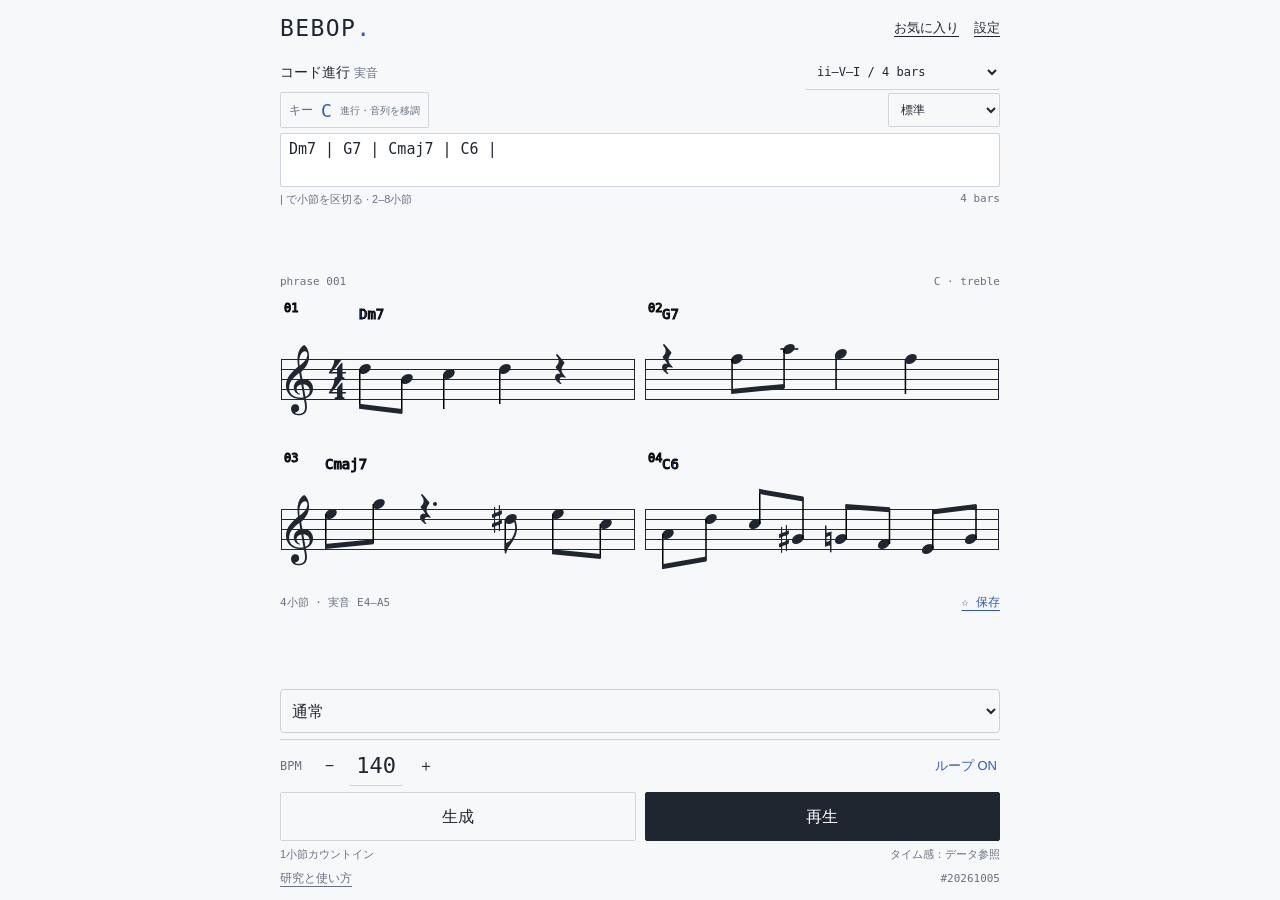
<file: index.html>
<!doctype html>
<html lang="ja"><head><meta charset="UTF-8"><meta name="viewport" content="width=device-width, initial-scale=1, viewport-fit=cover"><meta name="theme-color" content="#f7f8fa"><meta name="description" content="コード進行から、毎日の練習のためのビバップフレーズを。五線譜と伴奏付き再生。"><title>BEBOP — phrase studies</title><link rel="icon" href="./favicon.svg" type="image/svg+xml"><link rel="stylesheet" href="./app.css"></head>
<body><main id="app">
<header><div><h1>BEBOP<span class="title-dot">.</span></h1><span class="subtitle">phrase studies</span></div><div class="header-actions"><button id="favorites-open" class="text-button">お気に入り</button><button id="settings-open" class="text-button">設定</button></div></header>
<section class="entry" aria-label="コード進行"><div class="entry-heading"><label for="chords">コード進行 <small>実音</small></label><select id="preset" aria-label="進行サンプル"></select></div>
<div class="key-row"><button id="key-open" class="key-picker-trigger" type="button" aria-label="キーを選択。進行とフレーズも移調"><span>キー</span><strong id="key-label">C</strong><small>進行・音列を移調</small></button><select id="key" aria-label="キー" hidden></select><select id="harmony-mode" aria-label="和声の解釈"><option value="standard">標準</option><option value="adventure">冒険</option></select></div><textarea id="chords" rows="2" spellcheck="false" autocapitalize="off" autocomplete="off" aria-describedby="input-hint error">Dm7 | G7 | Cmaj7 | C6 |</textarea>
<div class="input-footer"><span id="input-hint">| で小節を区切る · 2–8小節</span><span id="bar-count">4 bars</span></div><p id="error" role="alert" hidden></p></section>
<section class="music" aria-label="生成したフレーズ"><div class="score-heading"><span id="phrase-number">phrase 001</span><span id="notation-label">C · treble</span></div><div id="score" aria-live="off"><p class="loading">譜面を準備しています…</p></div><p id="harmony-note" class="session-hint" hidden></p><div class="score-actions"><span id="page-indicator"></span><button id="favorite-save" class="text-button">☆ 保存</button></div></section>
<footer><div class="session-row"><select id="session-mode" aria-label="練習モード"><option value="normal">通常</option><option value="trade">掛け合い・入力進行</option><option value="trade-random">掛け合い・進行も更新</option><option value="endless">無限演奏</option></select><select id="session-bars" aria-label="交代・更新する小節数" hidden><option value="2">2小節</option><option value="4" selected>4小節</option></select><select id="session-tonality" aria-label="自動進行の調性" hidden><option value="major">長調</option><option value="minor">短調</option></select></div><div id="session-hint" class="session-hint" hidden></div><div class="tempo-row"><label for="bpm">BPM</label><button id="slower" aria-label="テンポを5下げる">−</button><input id="bpm" type="number" min="60" max="300" value="140" inputmode="numeric"><button id="faster" aria-label="テンポを5上げる">＋</button><button id="loop" aria-pressed="true">ループ ON</button></div>
<div class="transport"><button id="generate">生成</button><button id="play" class="primary">再生</button></div><div class="status-row"><span id="status" role="status">1小節カウントイン</span><span id="timing-status">タイム感：データ参照</span></div><div class="footnote"><button id="research-open" class="text-button">研究と使い方</button><span id="seed-label"></span></div></footer>
</main>
<dialog id="favorites"><div class="dialog-heading"><h2>お気に入り</h2><button data-close="favorites" aria-label="お気に入りを閉じる">閉じる</button></div><p id="favorites-message" role="status"></p><div id="favorites-list"></div><button id="favorites-retry">再読み込み</button></dialog>
<dialog id="key-picker" class="picker-dialog"><div class="dialog-heading"><div><h2>キーを選ぶ</h2><small>五度圏順 · 選ぶと進行とフレーズを移調</small></div><button data-close="key-picker" aria-label="キー選択を閉じる">閉じる</button></div><div id="key-options" class="key-options" aria-label="キー"></div></dialog>
<dialog id="settings"><div class="dialog-heading"><h2>練習の設定</h2><button data-close="settings" aria-label="設定を閉じる">閉じる</button></div><form id="settings-form"><div class="setting"><label for="transpose">譜面の移調</label><select id="transpose"><option value="0">C / 実音</option><option value="2">B♭管 / 長2度上</option><option value="9">E♭管 / 長6度上</option><option value="7">F管 / 完全5度上</option></select><small>コード入力と再生は実音のままです。</small></div><div class="setting"><label for="clef">音部記号</label><select id="clef"><option value="treble">ト音記号</option><option value="bass">ヘ音記号</option></select></div><fieldset><legend>生成する音域（実音）</legend><label for="range-preset">音域の目安</label><select id="range-preset"><option value="60,72">1オクターブ · C4–C5</option><option value="48,72">低め · C3–C5</option><option value="60,84" selected>標準 · C4–C6</option><option value="48,84">広め · C3–C6</option><option value="custom">手動設定</option></select><div class="range-pair"><label>下限<select id="low"></select></label><span>–</span><label>上限<select id="high"></select></label></div><small>次の生成・練習開始から反映。1オクターブ以上。楽器の実音で無理なく吹ける範囲に調整してください。</small></fieldset><fieldset><legend>伴奏と音量</legend><div id="mix-controls"></div></fieldset><button type="submit" class="apply">設定を反映</button><p id="settings-error" role="alert" hidden></p></form></dialog>
<dialog id="research"><div class="dialog-heading"><h2>研究と使い方</h2><button data-close="research" aria-label="研究を閉じる">閉じる</button></div><p>コードを入力し「生成」。BPMを変えても音列はそのまま、再生タイミングが変わります。ループは同じフレーズを繰り返します。</p><p>1小節は1・2・4コード。例：<code>Dm7 G7 | Cmaj7 |</code>。主要な七の和音、テンション、sus、dim、分数コードに対応します。</p><p id="preset-note"></p><h3>掛け合い・無限演奏</h3><p>掛け合い・入力進行：入力した進行を2／4小節ずつ進め、お手本の次に同じ進行であなたが演奏します。自分の番は伴奏のみ。掛け合い・進行も更新：お手本のたびに新しい進行を出題し、自分の番は同じ進行を使います。無限演奏：選んだキーと長短調で、進行とフレーズを更新しながら演奏します。自動進行はii、iii、IV、V、viなど異なる出だしを含み、各8種類を一巡するまで同じ型を出しません。どちらも停止まで続き、カウントインは最初だけ。画面を離れると停止します。現在のフレーズは「☆ 保存」で保存できます。</p><p>自動進行はii–V–I、ターンアラウンド等を組み合わせた練習用の編集例です。</p><h3>冒険</h3><p>入力した進行の着地を残し、その直前に裏コードやセカンダリードミナントを使います。長さと接続に応じて1〜3か所を変更します。半音の囲み込みや連続アプローチも加えますが、そのために音数やリズムを増やしません。伴奏も変更後のコードを演奏し、譜面下に元コードからの変更を表示します。掛け合いでは自分の番も同じ変更後の進行です。安全に置き換えられる箇所がないときは元の進行を使います。「標準」は従来どおりです。</p><h3>音使いとタイム感</h3><p>ビバップ分類56ソロを調整用43・参照用13に分けて分析（参照用も過去に評価済み）。旋律の輪郭、半音からの解決、休符、コード間の接続を組み合わせています。</p><p>テンポに応じて拍上と裏拍の位置を調整。資料が少ない領域は「推定」です。特定の奏者を再現したモデルではありません。</p><p><a href="./research/" target="_blank" rel="noopener">分析結果・文献・試聴比較を開く</a></p><p><a href="./research/review-v24.html" target="_blank" rel="noopener">ビバップ生成の検証結果・聴き比べ</a></p><p>新版はii–V–Iの着地、半音エンクロージャー、リズムを残すモチーフ変形を使って生成。タイミングは独立した Jazz Trio Database を参照しています。</p><h3>再現する</h3><label for="seed-input">フレーズのシード</label><div class="seed-row"><input id="seed-input" type="number" min="0" max="4294967295" inputmode="numeric"><button id="seed-generate">このシードで生成</button></div><small>同じ進行・BPM・音域・モデルで再現できます。</small><p id="version"></p><p class="license">Contains information from the <a href="https://jazzomat.hfm-weimar.de/download/download.html" target="_blank" rel="noopener">Weimar Jazz Database</a> under <a href="./research/NOTICE.txt" target="_blank">ODbL 1.0</a>.</p></dialog>
<script type="module" src="./app.js"></script></body></html>
</file>
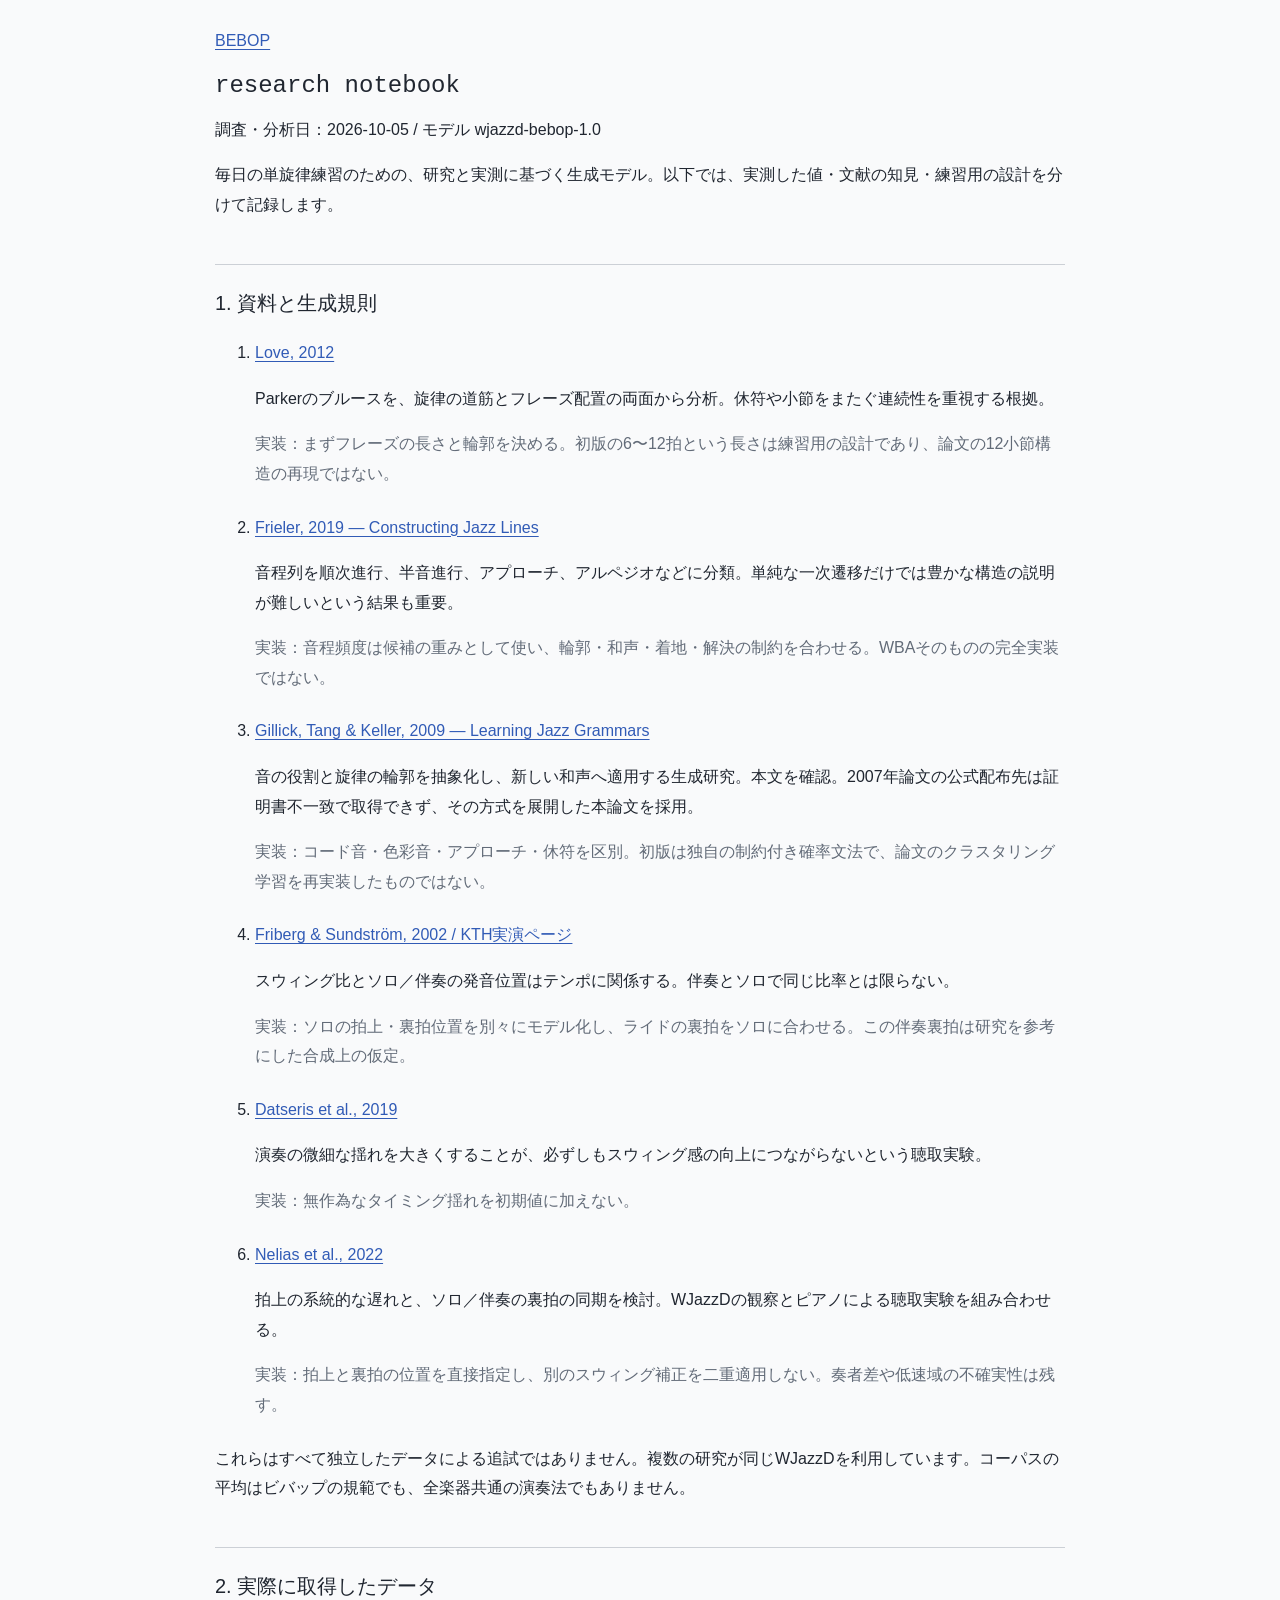
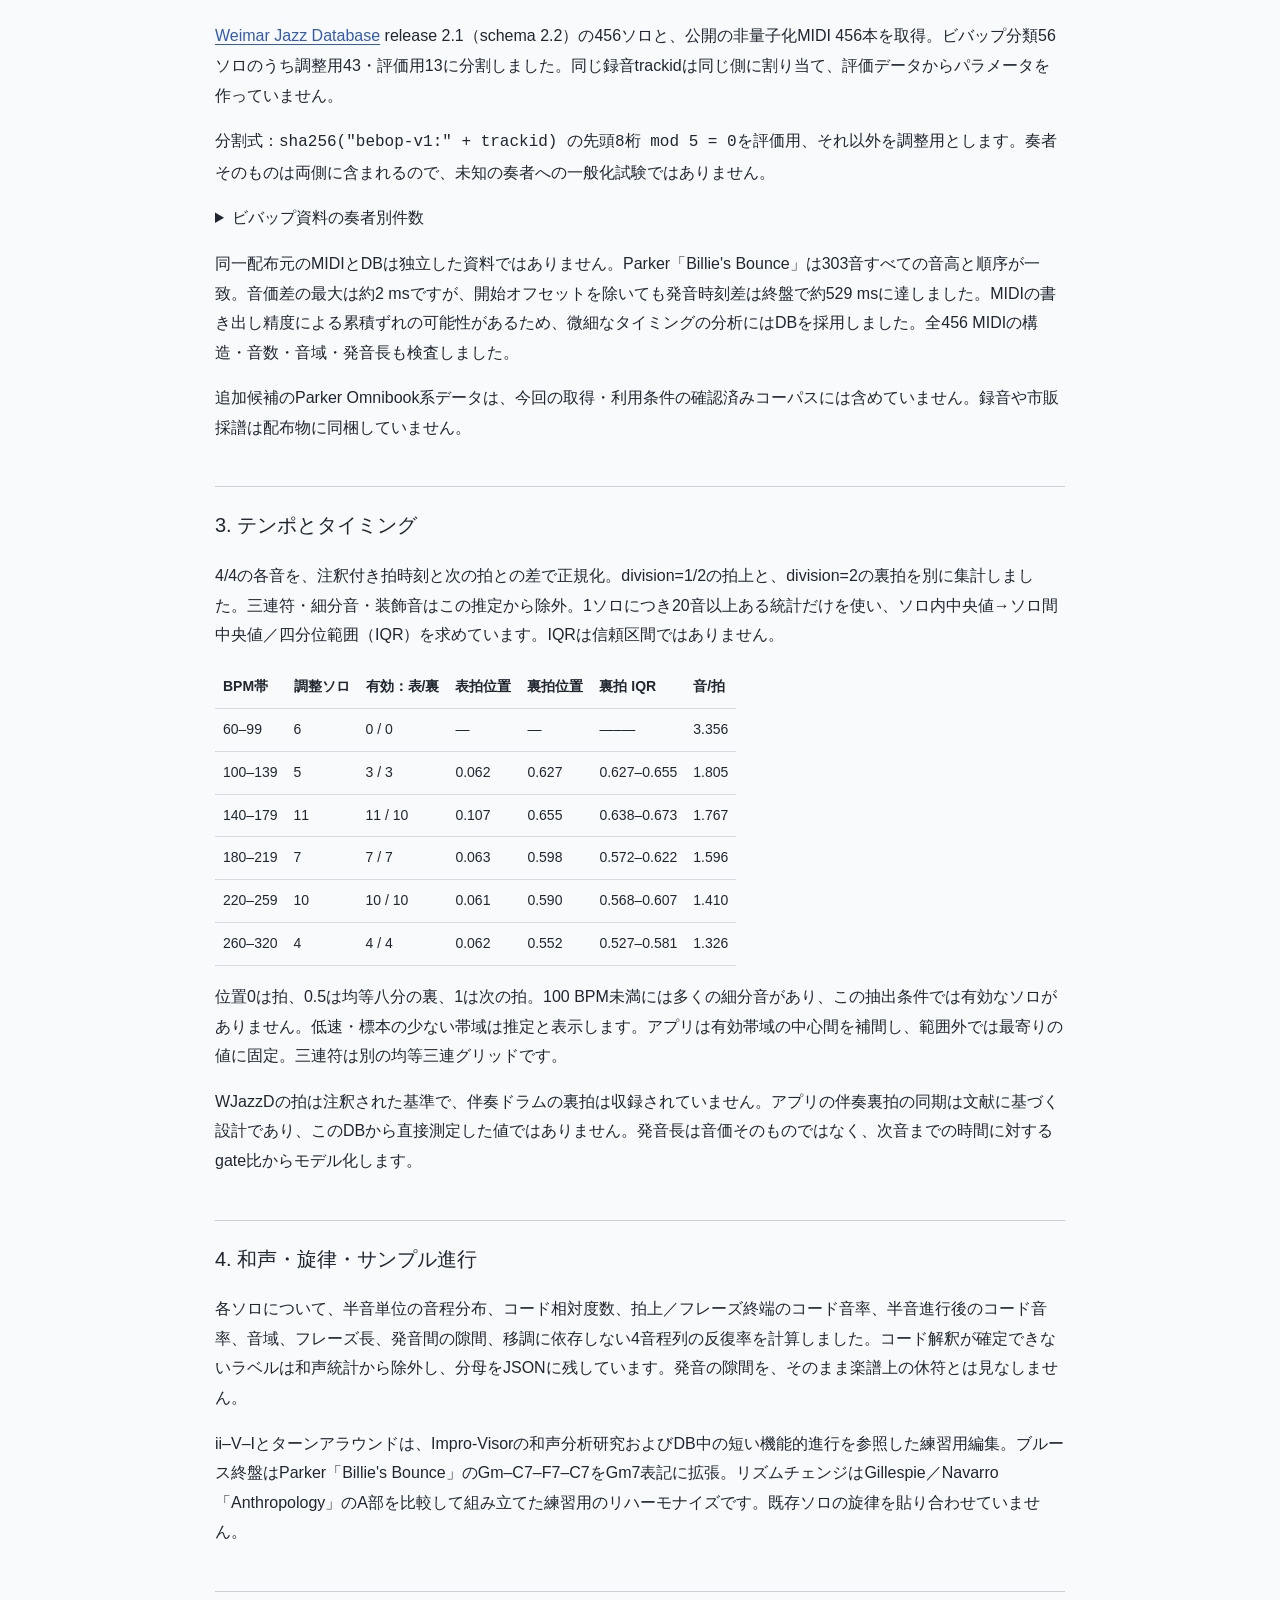
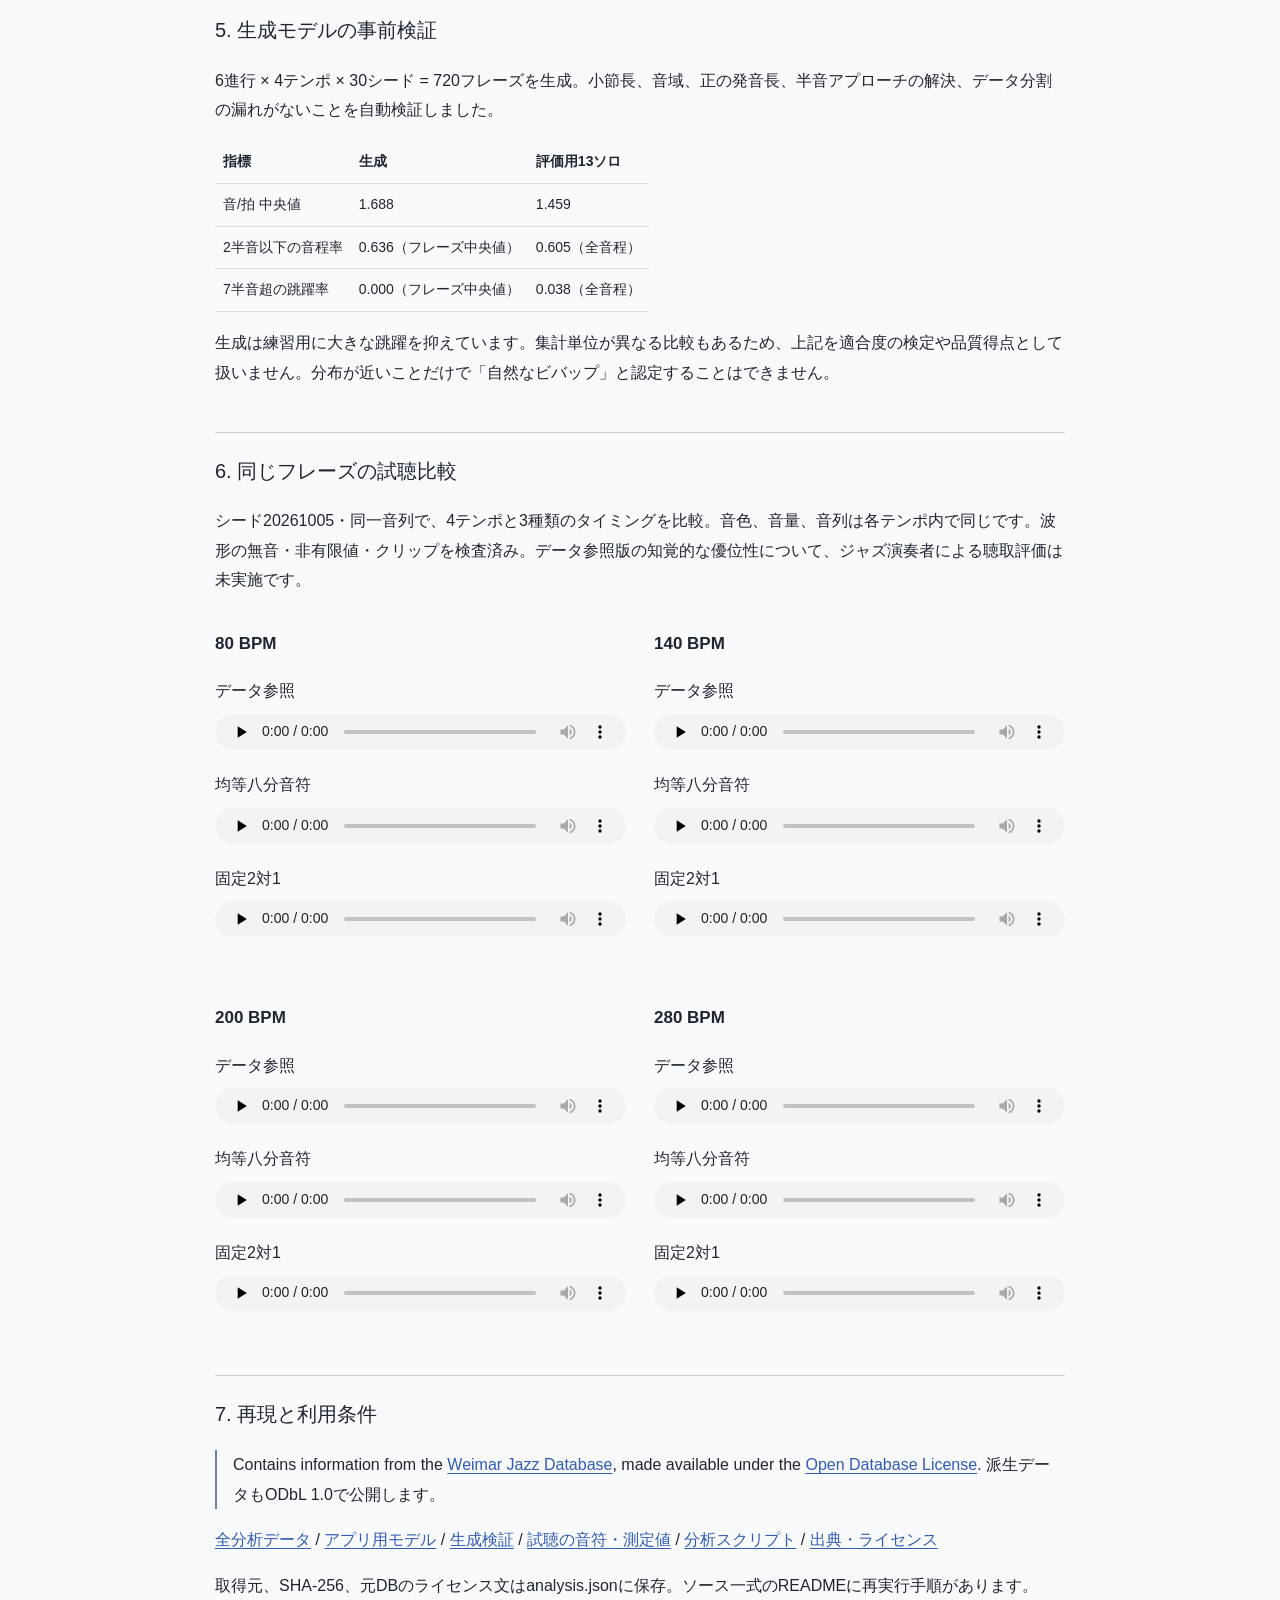
<file: research/index.html>
<!doctype html><html lang="ja"><meta charset="utf-8"><meta name="viewport" content="width=device-width,initial-scale=1"><title>BEBOP / research notebook</title>
<style>body{font:16px/1.85 -apple-system,BlinkMacSystemFont,sans-serif;color:#202630;background:#f9fafb;margin:0 auto;padding:26px 20px 80px;max-width:850px}h1{font:500 24px ui-monospace,monospace}h2{font-size:20px;font-weight:500;margin-top:44px;border-top:1px solid #ccd0d6;padding-top:20px}h3{font-size:17px}a{color:#315bb6;text-underline-offset:3px}.muted,small{color:#626b78}table{border-collapse:collapse;font-size:14px;white-space:nowrap}td,th{padding:8px;border-bottom:1px solid #d7dbe1;text-align:left}.table{overflow:auto}li{margin-bottom:24px}audio{display:block;width:100%;height:36px;margin:8px 0 20px}.audio{display:grid;grid-template-columns:repeat(auto-fit,minmax(270px,1fr));gap:28px}code{overflow-wrap:anywhere}.notice{border-left:2px solid #6c80aa;padding-left:16px}</style>
<a href="../../">BEBOP</a><h1>research notebook</h1><p>調査・分析日：2026-10-05 / モデル wjazzd-bebop-1.0</p>
<p>毎日の単旋律練習のための、研究と実測に基づく生成モデル。以下では、実測した値・文献の知見・練習用の設計を分けて記録します。</p>
<h2>1. 資料と生成規則</h2><ol><li><a href="https://mtosmt.org/issues/mto.12.18.3/mto.12.18.3.love.html" target="_blank" rel="noopener">Love, 2012</a><p>Parkerのブルースを、旋律の道筋とフレーズ配置の両面から分析。休符や小節をまたぐ連続性を重視する根拠。</p><p class="muted">実装：まずフレーズの長さと輪郭を決める。初版の6〜12拍という長さは練習用の設計であり、論文の12小節構造の再現ではない。</p></li><li><a href="https://jazzforschung.hfm-weimar.de/wp-content/uploads/2019/06/JazzforschungHeute2019_Frieler-Constructing-Jazz-Lines.pdf" target="_blank" rel="noopener">Frieler, 2019 — Constructing Jazz Lines</a><p>音程列を順次進行、半音進行、アプローチ、アルペジオなどに分類。単純な一次遷移だけでは豊かな構造の説明が難しいという結果も重要。</p><p class="muted">実装：音程頻度は候補の重みとして使い、輪郭・和声・着地・解決の制約を合わせる。WBAそのものの完全実装ではない。</p></li><li><a href="https://ai.stanford.edu/~kdtang/papers/smc09-jazzgrammar.pdf" target="_blank" rel="noopener">Gillick, Tang &amp; Keller, 2009 — Learning Jazz Grammars</a><p>音の役割と旋律の輪郭を抽象化し、新しい和声へ適用する生成研究。本文を確認。2007年論文の公式配布先は証明書不一致で取得できず、その方式を展開した本論文を採用。</p><p class="muted">実装：コード音・色彩音・アプローチ・休符を区別。初版は独自の制約付き確率文法で、論文のクラスタリング学習を再実装したものではない。</p></li><li><a href="https://www.speech.kth.se/music/performance/Texts/ensemble_swing.htm" target="_blank" rel="noopener">Friberg &amp; Sundström, 2002 / KTH実演ページ</a><p>スウィング比とソロ／伴奏の発音位置はテンポに関係する。伴奏とソロで同じ比率とは限らない。</p><p class="muted">実装：ソロの拍上・裏拍位置を別々にモデル化し、ライドの裏拍をソロに合わせる。この伴奏裏拍は研究を参考にした合成上の仮定。</p></li><li><a href="https://arxiv.org/abs/1904.03442" target="_blank" rel="noopener">Datseris et al., 2019</a><p>演奏の微細な揺れを大きくすることが、必ずしもスウィング感の向上につながらないという聴取実験。</p><p class="muted">実装：無作為なタイミング揺れを初期値に加えない。</p></li><li><a href="https://www.nature.com/articles/s42005-022-00995-z" target="_blank" rel="noopener">Nelias et al., 2022</a><p>拍上の系統的な遅れと、ソロ／伴奏の裏拍の同期を検討。WJazzDの観察とピアノによる聴取実験を組み合わせる。</p><p class="muted">実装：拍上と裏拍の位置を直接指定し、別のスウィング補正を二重適用しない。奏者差や低速域の不確実性は残す。</p></li></ol>
<p>これらはすべて独立したデータによる追試ではありません。複数の研究が同じWJazzDを利用しています。コーパスの平均はビバップの規範でも、全楽器共通の演奏法でもありません。</p>
<h2>2. 実際に取得したデータ</h2><p><a href="https://jazzomat.hfm-weimar.de/download/download.html">Weimar Jazz Database</a> release 2.1（schema 2.2）の456ソロと、公開の非量子化MIDI 456本を取得。ビバップ分類56ソロのうち調整用43・評価用13に分割しました。同じ録音trackidは同じ側に割り当て、評価データからパラメータを作っていません。</p>
<p>分割式：<code>sha256("bebop-v1:" + trackid) の先頭8桁 mod 5 = 0</code>を評価用、それ以外を調整用とします。奏者そのものは両側に含まれるので、未知の奏者への一般化試験ではありません。</p>
<details><summary>ビバップ資料の奏者別件数</summary><table><tr><td>Charlie Parker</td><td>17</td></tr><tr><td>Dexter Gordon</td><td>1</td></tr><tr><td>Dizzy Gillespie</td><td>6</td></tr><tr><td>Don Byas</td><td>1</td></tr><tr><td>Fats Navarro</td><td>6</td></tr><tr><td>J.J. Johnson</td><td>7</td></tr><tr><td>Kai Winding</td><td>1</td></tr><tr><td>Kenny Dorham</td><td>1</td></tr><tr><td>Miles Davis</td><td>1</td></tr><tr><td>Milt Jackson</td><td>3</td></tr><tr><td>Phil Woods</td><td>6</td></tr><tr><td>Sonny Stitt</td><td>6</td></tr></table></details>
<p>同一配布元のMIDIとDBは独立した資料ではありません。Parker「Billie's Bounce」は303音すべての音高と順序が一致。音価差の最大は約2 msですが、開始オフセットを除いても発音時刻差は終盤で約529 msに達しました。MIDIの書き出し精度による累積ずれの可能性があるため、微細なタイミングの分析にはDBを採用しました。全456 MIDIの構造・音数・音域・発音長も検査しました。</p>
<p>追加候補のParker Omnibook系データは、今回の取得・利用条件の確認済みコーパスには含めていません。録音や市販採譜は配布物に同梱していません。</p>
<h2>3. テンポとタイミング</h2><p>4/4の各音を、注釈付き拍時刻と次の拍との差で正規化。division=1/2の拍上と、division=2の裏拍を別に集計しました。三連符・細分音・装飾音はこの推定から除外。1ソロにつき20音以上ある統計だけを使い、ソロ内中央値→ソロ間中央値／四分位範囲（IQR）を求めています。IQRは信頼区間ではありません。</p>
<div class="table"><table><tr><th>BPM帯</th><th>調整ソロ</th><th>有効：表/裏</th><th>表拍位置</th><th>裏拍位置</th><th>裏拍 IQR</th><th>音/拍</th></tr><tr><td>60–99</td><td>6</td><td>0 / 0</td><td>—</td><td>—</td><td>—–—</td><td>3.356</td></tr><tr><td>100–139</td><td>5</td><td>3 / 3</td><td>0.062</td><td>0.627</td><td>0.627–0.655</td><td>1.805</td></tr><tr><td>140–179</td><td>11</td><td>11 / 10</td><td>0.107</td><td>0.655</td><td>0.638–0.673</td><td>1.767</td></tr><tr><td>180–219</td><td>7</td><td>7 / 7</td><td>0.063</td><td>0.598</td><td>0.572–0.622</td><td>1.596</td></tr><tr><td>220–259</td><td>10</td><td>10 / 10</td><td>0.061</td><td>0.590</td><td>0.568–0.607</td><td>1.410</td></tr><tr><td>260–320</td><td>4</td><td>4 / 4</td><td>0.062</td><td>0.552</td><td>0.527–0.581</td><td>1.326</td></tr></table></div>
<p>位置0は拍、0.5は均等八分の裏、1は次の拍。100 BPM未満には多くの細分音があり、この抽出条件では有効なソロがありません。低速・標本の少ない帯域は推定と表示します。アプリは有効帯域の中心間を補間し、範囲外では最寄りの値に固定。三連符は別の均等三連グリッドです。</p>
<p>WJazzDの拍は注釈された基準で、伴奏ドラムの裏拍は収録されていません。アプリの伴奏裏拍の同期は文献に基づく設計であり、このDBから直接測定した値ではありません。発音長は音価そのものではなく、次音までの時間に対するgate比からモデル化します。</p>
<h2>4. 和声・旋律・サンプル進行</h2><p>各ソロについて、半音単位の音程分布、コード相対度数、拍上／フレーズ終端のコード音率、半音進行後のコード音率、音域、フレーズ長、発音間の隙間、移調に依存しない4音程列の反復率を計算しました。コード解釈が確定できないラベルは和声統計から除外し、分母をJSONに残しています。発音の隙間を、そのまま楽譜上の休符とは見なしません。</p>
<p>ii–V–Iとターンアラウンドは、Impro-Visorの和声分析研究およびDB中の短い機能的進行を参照した練習用編集。ブルース終盤はParker「Billie's Bounce」のGm–C7–F7–C7をGm7表記に拡張。リズムチェンジはGillespie／Navarro「Anthropology」のA部を比較して組み立てた練習用のリハーモナイズです。既存ソロの旋律を貼り合わせていません。</p>
<h2>5. 生成モデルの事前検証</h2><p>6進行 × 4テンポ × 30シード = 720フレーズを生成。小節長、音域、正の発音長、半音アプローチの解決、データ分割の漏れがないことを自動検証しました。</p>
<div class="table"><table><tr><th>指標</th><th>生成</th><th>評価用13ソロ</th></tr><tr><td>音/拍 中央値</td><td>1.688</td><td>1.459</td></tr><tr><td>2半音以下の音程率</td><td>0.636（フレーズ中央値）</td><td>0.605（全音程）</td></tr><tr><td>7半音超の跳躍率</td><td>0.000（フレーズ中央値）</td><td>0.038（全音程）</td></tr></table></div>
<p>生成は練習用に大きな跳躍を抑えています。集計単位が異なる比較もあるため、上記を適合度の検定や品質得点として扱いません。分布が近いことだけで「自然なビバップ」と認定することはできません。</p>
<h2>6. 同じフレーズの試聴比較</h2><p>シード20261005・同一音列で、4テンポと3種類のタイミングを比較。音色、音量、音列は各テンポ内で同じです。波形の無音・非有限値・クリップを検査済み。データ参照版の知覚的な優位性について、ジャズ演奏者による聴取評価は未実施です。</p><div class="audio"><section><h3>80 BPM</h3><label>データ参照<audio controls preload="none" src="example-80-model.wav"></audio></label><label>均等八分音符<audio controls preload="none" src="example-80-straight.wav"></audio></label><label>固定2対1<audio controls preload="none" src="example-80-triplet.wav"></audio></label></section><section><h3>140 BPM</h3><label>データ参照<audio controls preload="none" src="example-140-model.wav"></audio></label><label>均等八分音符<audio controls preload="none" src="example-140-straight.wav"></audio></label><label>固定2対1<audio controls preload="none" src="example-140-triplet.wav"></audio></label></section><section><h3>200 BPM</h3><label>データ参照<audio controls preload="none" src="example-200-model.wav"></audio></label><label>均等八分音符<audio controls preload="none" src="example-200-straight.wav"></audio></label><label>固定2対1<audio controls preload="none" src="example-200-triplet.wav"></audio></label></section><section><h3>280 BPM</h3><label>データ参照<audio controls preload="none" src="example-280-model.wav"></audio></label><label>均等八分音符<audio controls preload="none" src="example-280-straight.wav"></audio></label><label>固定2対1<audio controls preload="none" src="example-280-triplet.wav"></audio></label></section></div>
<h2>7. 再現と利用条件</h2><p class="notice">Contains information from the <a href="https://jazzomat.hfm-weimar.de/download/download.html">Weimar Jazz Database</a>, made available under the <a href="https://opendatacommons.org/licenses/odbl/1-0/">Open Database License</a>. 派生データもODbL 1.0で公開します。</p>
<p><a href="analysis.json">全分析データ</a> / <a href="model.json">アプリ用モデル</a> / <a href="evaluation.json">生成検証</a> / <a href="audition.json">試聴の音符・測定値</a> / <a href="analyze.py">分析スクリプト</a> / <a href="NOTICE.txt">出典・ライセンス</a></p>
<p>取得元、SHA-256、元DBのライセンス文はanalysis.jsonに保存。ソース一式のREADMEに再実行手順があります。</p></html>
</file>
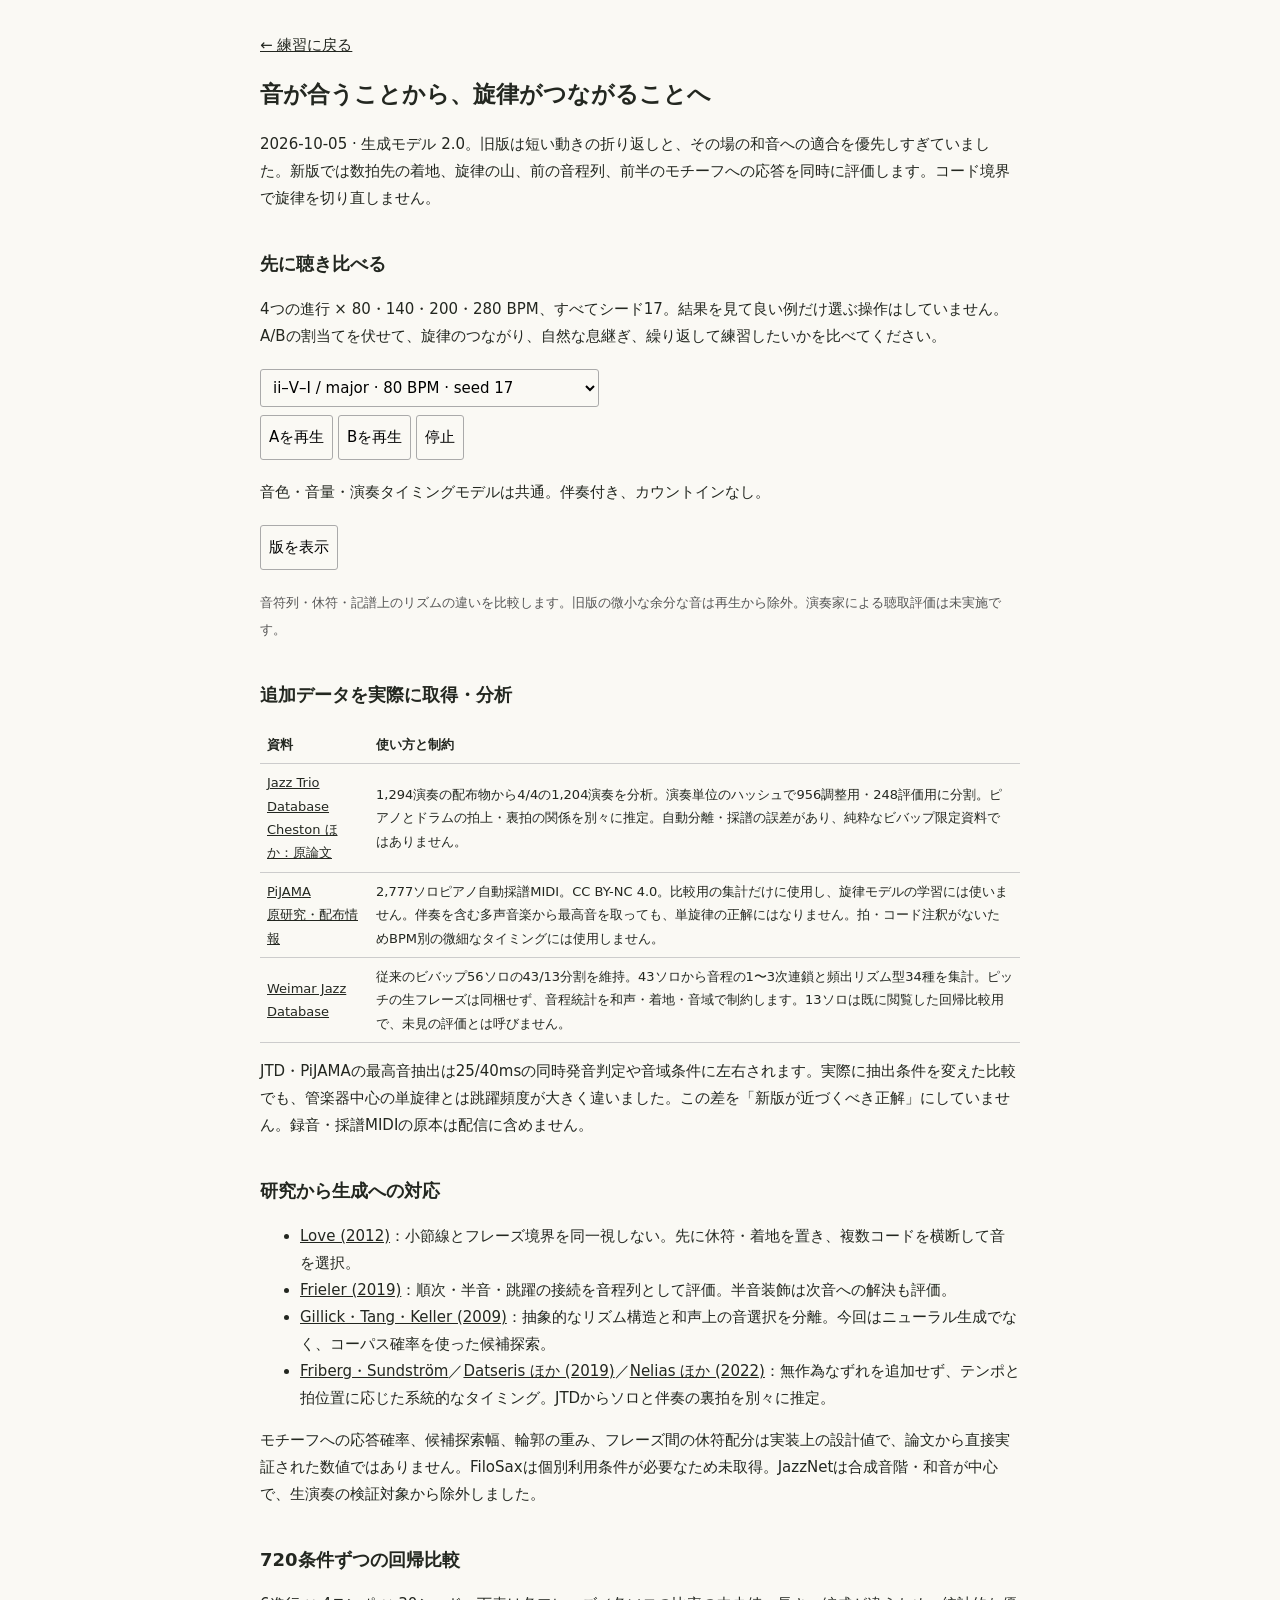
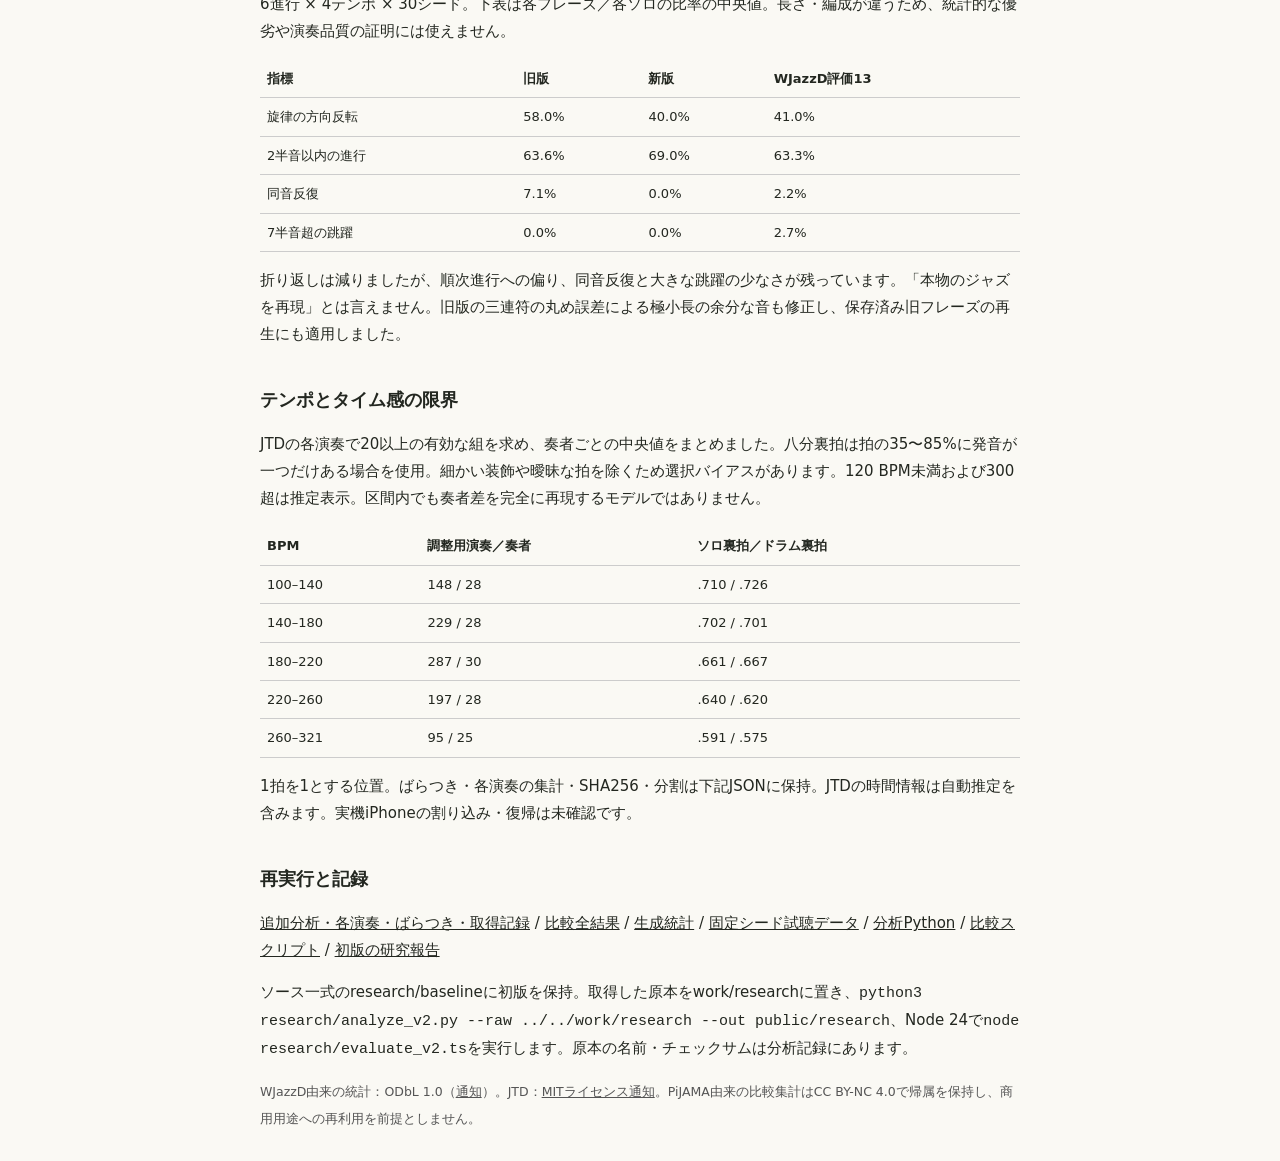
<file: research/review-v2.html>
<!doctype html><html lang="ja"><meta charset="utf-8"><meta name="viewport" content="width=device-width,initial-scale=1"><title>旋律のつながりを見直す — Bebop Lab</title><style>body{max-width:760px;margin:32px auto;padding:0 18px;font:15px/1.8 system-ui;color:#232720;background:#faf9f4}h1{font-size:23px}h2{font-size:18px;margin-top:36px}a{color:inherit}button,select{font:inherit;padding:8px;margin:4px 0;max-width:100%;background:transparent;border:1px solid #aaa;border-radius:3px}td,th{padding:7px;border-bottom:1px solid #ccc;text-align:left}table{font-size:13px;border-collapse:collapse;width:100%}code{overflow-wrap:anywhere}small{color:#555}</style><a href="../">← 練習に戻る</a><h1>音が合うことから、旋律がつながることへ</h1><p>2026-10-05 · 生成モデル 2.0。旧版は短い動きの折り返しと、その場の和音への適合を優先しすぎていました。新版では数拍先の着地、旋律の山、前の音程列、前半のモチーフへの応答を同時に評価します。コード境界で旋律を切り直しません。</p>
<h2>先に聴き比べる</h2><p>4つの進行 × 80・140・200・280 BPM、すべてシード17。結果を見て良い例だけ選ぶ操作はしていません。A/Bの割当てを伏せて、旋律のつながり、自然な息継ぎ、繰り返して練習したいかを比べてください。</p><select id="example" aria-label="比較する進行とテンポ"></select><div><button id="A">Aを再生</button> <button id="B">Bを再生</button> <button id="stop">停止</button></div><p id="result" role="status">音色・音量・演奏タイミングモデルは共通。伴奏付き、カウントインなし。</p><button id="reveal">版を表示</button><span id="answer"></span><p><small>音符列・休符・記譜上のリズムの違いを比較します。旧版の微小な余分な音は再生から除外。演奏家による聴取評価は未実施です。</small></p>
<h2>追加データを実際に取得・分析</h2><table><tr><th>資料</th><th>使い方と制約</th></tr><tr><td><a href="https://github.com/HuwCheston/Jazz-Trio-Database">Jazz Trio Database</a><br><a href="https://transactions.ismir.net/articles/10.5334/tismir.186">Cheston ほか：原論文</a></td><td>1,294演奏の配布物から4/4の1,204演奏を分析。演奏単位のハッシュで956調整用・248評価用に分割。ピアノとドラムの拍上・裏拍の関係を別々に推定。自動分離・採譜の誤差があり、純粋なビバップ限定資料ではありません。</td></tr><tr><td><a href="https://zenodo.org/records/8354955">PiJAMA</a><br><a href="https://almostimplemented.github.io/PiJAMA/">原研究・配布情報</a></td><td>2,777ソロピアノ自動採譜MIDI。CC BY-NC 4.0。比較用の集計だけに使用し、旋律モデルの学習には使いません。伴奏を含む多声音楽から最高音を取っても、単旋律の正解にはなりません。拍・コード注釈がないためBPM別の微細なタイミングには使用しません。</td></tr><tr><td><a href="https://jazzomat.hfm-weimar.de/download/download.html">Weimar Jazz Database</a></td><td>従来のビバップ56ソロの43/13分割を維持。43ソロから音程の1〜3次連鎖と頻出リズム型34種を集計。ピッチの生フレーズは同梱せず、音程統計を和声・着地・音域で制約します。13ソロは既に閲覧した回帰比較用で、未見の評価とは呼びません。</td></tr></table>
<p>JTD・PiJAMAの最高音抽出は25/40msの同時発音判定や音域条件に左右されます。実際に抽出条件を変えた比較でも、管楽器中心の単旋律とは跳躍頻度が大きく違いました。この差を「新版が近づくべき正解」にしていません。録音・採譜MIDIの原本は配信に含めません。</p>
<h2>研究から生成への対応</h2><ul><li><a href="https://mtosmt.org/issues/mto.12.18.3/mto.12.18.3.love.html">Love (2012)</a>：小節線とフレーズ境界を同一視しない。先に休符・着地を置き、複数コードを横断して音を選択。</li><li><a href="https://jazzforschung.hfm-weimar.de/wp-content/uploads/2019/06/JazzforschungHeute2019_Frieler-Constructing-Jazz-Lines.pdf">Frieler (2019)</a>：順次・半音・跳躍の接続を音程列として評価。半音装飾は次音への解決も評価。</li><li><a href="https://ai.stanford.edu/~kdtang/papers/smc09-jazzgrammar.pdf">Gillick・Tang・Keller (2009)</a>：抽象的なリズム構造と和声上の音選択を分離。今回はニューラル生成でなく、コーパス確率を使った候補探索。</li><li><a href="https://www.speech.kth.se/music/performance/Texts/ensemble_swing.htm">Friberg・Sundström</a>／<a href="https://arxiv.org/abs/1904.03442">Datseris ほか (2019)</a>／<a href="https://www.nature.com/articles/s42005-022-00995-z">Nelias ほか (2022)</a>：無作為なずれを追加せず、テンポと拍位置に応じた系統的なタイミング。JTDからソロと伴奏の裏拍を別々に推定。</li></ul><p>モチーフへの応答確率、候補探索幅、輪郭の重み、フレーズ間の休符配分は実装上の設計値で、論文から直接実証された数値ではありません。FiloSaxは個別利用条件が必要なため未取得。JazzNetは合成音階・和音が中心で、生演奏の検証対象から除外しました。</p>
<h2>720条件ずつの回帰比較</h2><p>6進行 × 4テンポ × 30シード。下表は各フレーズ／各ソロの比率の中央値。長さ・編成が違うため、統計的な優劣や演奏品質の証明には使えません。</p><table><tr><th>指標</th><th>旧版</th><th>新版</th><th>WJazzD評価13</th></tr><tr><td>旋律の方向反転</td><td>58.0%</td><td>40.0%</td><td>41.0%</td></tr><tr><td>2半音以内の進行</td><td>63.6%</td><td>69.0%</td><td>63.3%</td></tr><tr><td>同音反復</td><td>7.1%</td><td>0.0%</td><td>2.2%</td></tr><tr><td>7半音超の跳躍</td><td>0.0%</td><td>0.0%</td><td>2.7%</td></tr></table><p>折り返しは減りましたが、順次進行への偏り、同音反復と大きな跳躍の少なさが残っています。「本物のジャズを再現」とは言えません。旧版の三連符の丸め誤差による極小長の余分な音も修正し、保存済み旧フレーズの再生にも適用しました。</p>
<h2>テンポとタイム感の限界</h2><p>JTDの各演奏で20以上の有効な組を求め、奏者ごとの中央値をまとめました。八分裏拍は拍の35〜85%に発音が一つだけある場合を使用。細かい装飾や曖昧な拍を除くため選択バイアスがあります。120 BPM未満および300超は推定表示。区間内でも奏者差を完全に再現するモデルではありません。</p><table><tr><th>BPM</th><th>調整用演奏／奏者</th><th>ソロ裏拍／ドラム裏拍</th></tr><tr><td>100–140</td><td>148 / 28</td><td>.710 / .726</td></tr><tr><td>140–180</td><td>229 / 28</td><td>.702 / .701</td></tr><tr><td>180–220</td><td>287 / 30</td><td>.661 / .667</td></tr><tr><td>220–260</td><td>197 / 28</td><td>.640 / .620</td></tr><tr><td>260–321</td><td>95 / 25</td><td>.591 / .575</td></tr></table><p>1拍を1とする位置。ばらつき・各演奏の集計・SHA256・分割は下記JSONに保持。JTDの時間情報は自動推定を含みます。実機iPhoneの割り込み・復帰は未確認です。</p>
<h2>再実行と記録</h2><p><a href="audit-v2.json">追加分析・各演奏・ばらつき・取得記録</a> / <a href="evaluation-v2.json">比較全結果</a> / <a href="model.json">生成統計</a> / <a href="comparison-v2.json">固定シード試聴データ</a> / <a href="analyze_v2.py">分析Python</a> / <a href="evaluate_v2.ts">比較スクリプト</a> / <a href="./">初版の研究報告</a></p><p>ソース一式のresearch/baselineに初版を保持。取得した原本をwork/researchに置き、<code>python3 research/analyze_v2.py --raw ../../work/research --out public/research</code>、Node 24で<code>node research/evaluate_v2.ts</code>を実行します。原本の名前・チェックサムは分析記録にあります。</p><p><small>WJazzD由来の統計：ODbL 1.0（<a href="NOTICE.txt">通知</a>）。JTD：<a href="JTD-LICENSE.txt">MITライセンス通知</a>。PiJAMA由来の比較集計はCC BY-NC 4.0で帰属を保持し、商用用途への再利用を前提としません。</small></p><script type="module" src="listen-v2.js"></script></html>
</file>
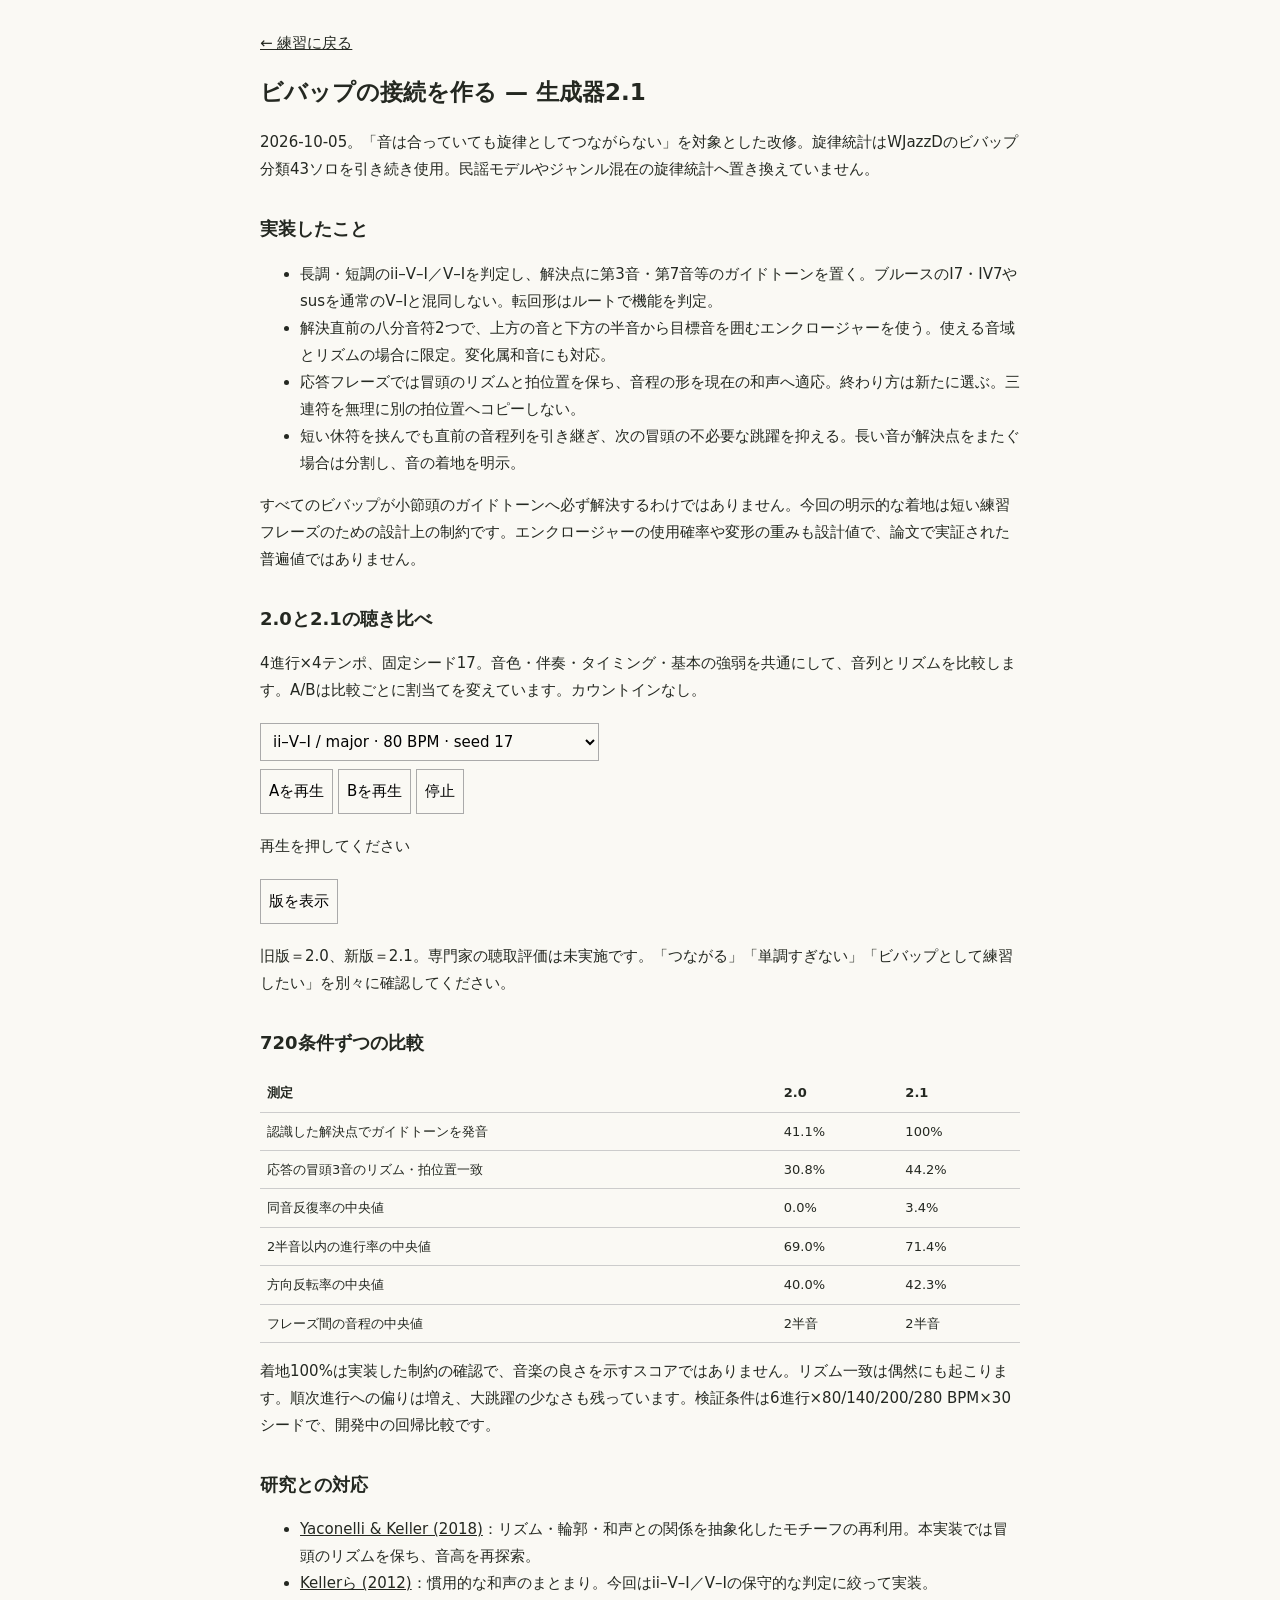
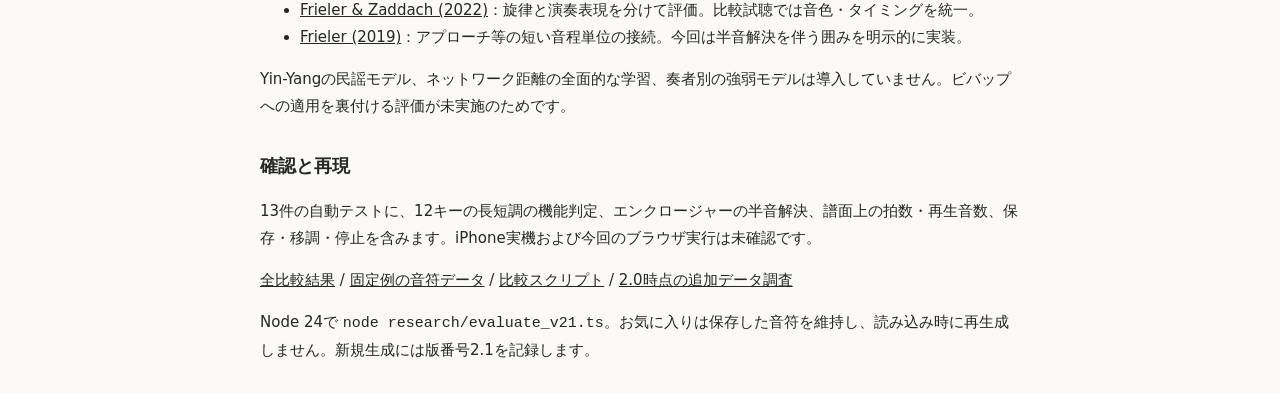
<file: research/review-v21.html>
<!doctype html><html lang="ja"><meta charset="utf-8"><meta name="viewport" content="width=device-width,initial-scale=1"><title>ビバップの接続 — 2.1</title><style>body{max-width:760px;margin:30px auto;padding:0 18px;background:#faf9f4;color:#242821;font:15px/1.8 system-ui}h1{font-size:23px}h2{font-size:18px;margin-top:30px}a{color:inherit}button,select{font:inherit;padding:8px;max-width:100%;background:transparent;border:1px solid #aaa;margin:4px 0}td,th{padding:7px;text-align:left;border-bottom:1px solid #ccc}table{border-collapse:collapse;width:100%;font-size:13px}</style><body data-comparison="v21"><a href="../">← 練習に戻る</a><h1>ビバップの接続を作る — 生成器2.1</h1><p>2026-10-05。「音は合っていても旋律としてつながらない」を対象とした改修。旋律統計はWJazzDのビバップ分類43ソロを引き続き使用。民謡モデルやジャンル混在の旋律統計へ置き換えていません。</p><h2>実装したこと</h2><ul><li>長調・短調のii–V–I／V–Iを判定し、解決点に第3音・第7音等のガイドトーンを置く。ブルースのI7・IV7やsusを通常のV–Iと混同しない。転回形はルートで機能を判定。</li><li>解決直前の八分音符2つで、上方の音と下方の半音から目標音を囲むエンクロージャーを使う。使える音域とリズムの場合に限定。変化属和音にも対応。</li><li>応答フレーズでは冒頭のリズムと拍位置を保ち、音程の形を現在の和声へ適応。終わり方は新たに選ぶ。三連符を無理に別の拍位置へコピーしない。</li><li>短い休符を挟んでも直前の音程列を引き継ぎ、次の冒頭の不必要な跳躍を抑える。長い音が解決点をまたぐ場合は分割し、音の着地を明示。</li></ul><p>すべてのビバップが小節頭のガイドトーンへ必ず解決するわけではありません。今回の明示的な着地は短い練習フレーズのための設計上の制約です。エンクロージャーの使用確率や変形の重みも設計値で、論文で実証された普遍値ではありません。</p><h2>2.0と2.1の聴き比べ</h2><p>4進行×4テンポ、固定シード17。音色・伴奏・タイミング・基本の強弱を共通にして、音列とリズムを比較します。A/Bは比較ごとに割当てを変えています。カウントインなし。</p><select id="example" aria-label="進行とテンポ"></select><div><button id="A">Aを再生</button> <button id="B">Bを再生</button> <button id="stop">停止</button></div><p id="result" role="status">再生を押してください</p><button id="reveal">版を表示</button><span id="answer"></span><p>旧版＝2.0、新版＝2.1。専門家の聴取評価は未実施です。「つながる」「単調すぎない」「ビバップとして練習したい」を別々に確認してください。</p><h2>720条件ずつの比較</h2><table><tr><th>測定</th><th>2.0</th><th>2.1</th></tr><tr><td>認識した解決点でガイドトーンを発音</td><td>41.1%</td><td>100%</td></tr><tr><td>応答の冒頭3音のリズム・拍位置一致</td><td>30.8%</td><td>44.2%</td></tr><tr><td>同音反復率の中央値</td><td>0.0%</td><td>3.4%</td></tr><tr><td>2半音以内の進行率の中央値</td><td>69.0%</td><td>71.4%</td></tr><tr><td>方向反転率の中央値</td><td>40.0%</td><td>42.3%</td></tr><tr><td>フレーズ間の音程の中央値</td><td>2半音</td><td>2半音</td></tr></table><p>着地100%は実装した制約の確認で、音楽の良さを示すスコアではありません。リズム一致は偶然にも起こります。順次進行への偏りは増え、大跳躍の少なさも残っています。検証条件は6進行×80/140/200/280 BPM×30シードで、開発中の回帰比較です。</p><h2>研究との対応</h2><ul><li><a href="https://www.researchgate.net/publication/327415166_Discovery_and_Utilization_of_Jazz_Motifs_for_Computer-Generated_Solos">Yaconelli & Keller (2018)</a>：リズム・輪郭・和声との関係を抽象化したモチーフの再利用。本実装では冒頭のリズムを保ち、音高を再探索。</li><li><a href="https://computationalcreativity.net/iccc2012/wp-content/uploads/2012/05/155-Keller.pdf">Kellerら (2012)</a>：慣用的な和声のまとまり。今回はii–V–I／V–Iの保守的な判定に絞って実装。</li><li><a href="https://transactions.ismir.net/articles/10.5334/tismir.87">Frieler & Zaddach (2022)</a>：旋律と演奏表現を分けて評価。比較試聴では音色・タイミングを統一。</li><li><a href="https://jazzforschung.hfm-weimar.de/wp-content/uploads/2019/06/JazzforschungHeute2019_Frieler-Constructing-Jazz-Lines.pdf">Frieler (2019)</a>：アプローチ等の短い音程単位の接続。今回は半音解決を伴う囲みを明示的に実装。</li></ul><p>Yin-Yangの民謡モデル、ネットワーク距離の全面的な学習、奏者別の強弱モデルは導入していません。ビバップへの適用を裏付ける評価が未実施のためです。</p><h2>確認と再現</h2><p>13件の自動テストに、12キーの長短調の機能判定、エンクロージャーの半音解決、譜面上の拍数・再生音数、保存・移調・停止を含みます。iPhone実機および今回のブラウザ実行は未確認です。</p><p><a href="evaluation-v21.json">全比較結果</a> / <a href="comparison-v21.json">固定例の音符データ</a> / <a href="evaluate_v21.ts">比較スクリプト</a> / <a href="review-v2.html">2.0時点の追加データ調査</a></p><p>Node 24で <code>node research/evaluate_v21.ts</code>。お気に入りは保存した音符を維持し、読み込み時に再生成しません。新規生成には版番号2.1を記録します。</p><script type="module" src="listen-v2.js"></script></body></html>
</file>
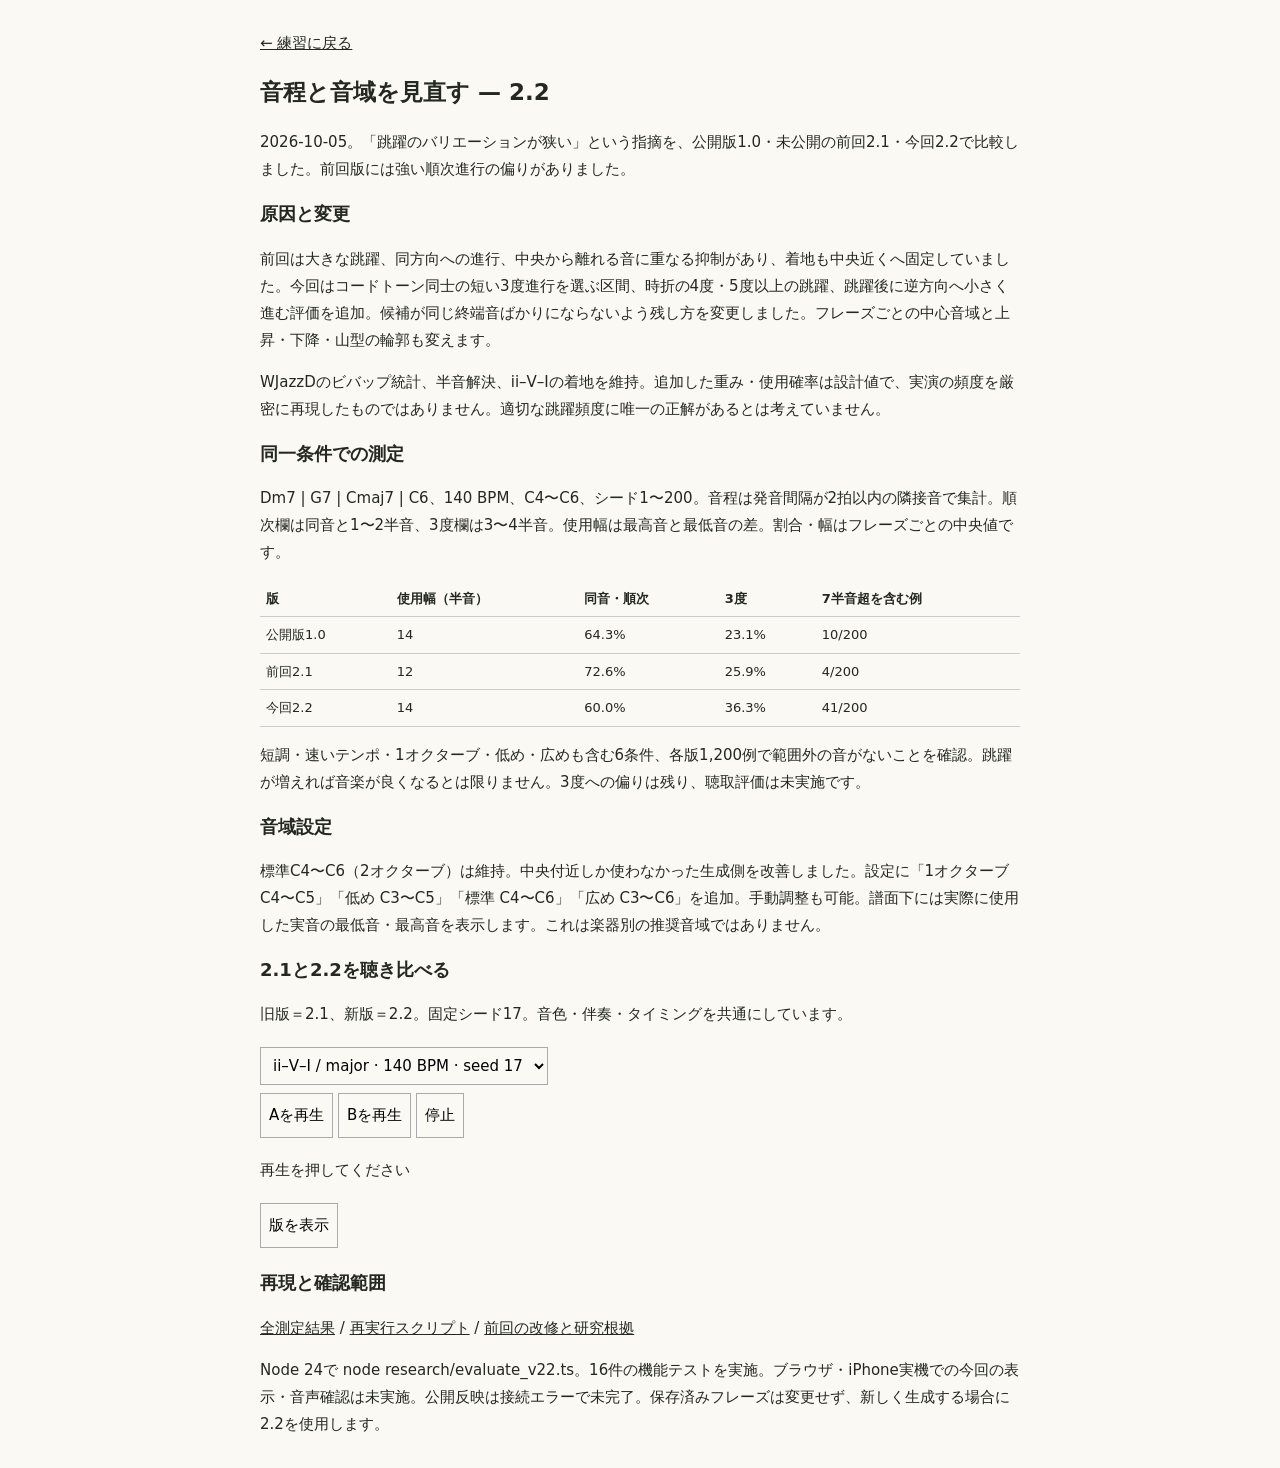
<file: research/review-v22.html>
<!doctype html><html lang="ja"><meta charset="utf-8"><meta name="viewport" content="width=device-width,initial-scale=1"><title>音程と音域の見直し</title><style>body{max-width:760px;margin:30px auto;padding:0 18px;background:#faf9f4;color:#242821;font:15px/1.8 system-ui}h1{font-size:23px}h2{font-size:18px}a{color:inherit}button,select{font:inherit;padding:8px;max-width:100%;background:transparent;border:1px solid #aaa;margin:4px 0}table{border-collapse:collapse;font-size:13px;width:100%}td,th{padding:6px;border-bottom:1px solid #ccc;text-align:left}</style><body data-comparison="v22"><a href="../">← 練習に戻る</a><h1>音程と音域を見直す — 2.2</h1><p>2026-10-05。「跳躍のバリエーションが狭い」という指摘を、公開版1.0・未公開の前回2.1・今回2.2で比較しました。前回版には強い順次進行の偏りがありました。</p><h2>原因と変更</h2><p>前回は大きな跳躍、同方向への進行、中央から離れる音に重なる抑制があり、着地も中央近くへ固定していました。今回はコードトーン同士の短い3度進行を選ぶ区間、時折の4度・5度以上の跳躍、跳躍後に逆方向へ小さく進む評価を追加。候補が同じ終端音ばかりにならないよう残し方を変更しました。フレーズごとの中心音域と上昇・下降・山型の輪郭も変えます。</p><p>WJazzDのビバップ統計、半音解決、ii–V–Iの着地を維持。追加した重み・使用確率は設計値で、実演の頻度を厳密に再現したものではありません。適切な跳躍頻度に唯一の正解があるとは考えていません。</p><h2>同一条件での測定</h2><p>Dm7 | G7 | Cmaj7 | C6、140 BPM、C4〜C6、シード1〜200。音程は発音間隔が2拍以内の隣接音で集計。順次欄は同音と1〜2半音、3度欄は3〜4半音。使用幅は最高音と最低音の差。割合・幅はフレーズごとの中央値です。</p><table><tr><th>版</th><th>使用幅（半音）</th><th>同音・順次</th><th>3度</th><th>7半音超を含む例</th></tr><tr><td>公開版1.0</td><td>14</td><td>64.3%</td><td>23.1%</td><td>10/200</td></tr><tr><td>前回2.1</td><td>12</td><td>72.6%</td><td>25.9%</td><td>4/200</td></tr><tr><td>今回2.2</td><td>14</td><td>60.0%</td><td>36.3%</td><td>41/200</td></tr></table><p>短調・速いテンポ・1オクターブ・低め・広めも含む6条件、各版1,200例で範囲外の音がないことを確認。跳躍が増えれば音楽が良くなるとは限りません。3度への偏りは残り、聴取評価は未実施です。</p><h2>音域設定</h2><p>標準C4〜C6（2オクターブ）は維持。中央付近しか使わなかった生成側を改善しました。設定に「1オクターブ C4〜C5」「低め C3〜C5」「標準 C4〜C6」「広め C3〜C6」を追加。手動調整も可能。譜面下には実際に使用した実音の最低音・最高音を表示します。これは楽器別の推奨音域ではありません。</p><h2>2.1と2.2を聴き比べる</h2><p>旧版＝2.1、新版＝2.2。固定シード17。音色・伴奏・タイミングを共通にしています。</p><select id="example" aria-label="比較例"></select><div><button id="A">Aを再生</button> <button id="B">Bを再生</button> <button id="stop">停止</button></div><p id="result" role="status">再生を押してください</p><button id="reveal">版を表示</button><span id="answer"></span><h2>再現と確認範囲</h2><p><a href="evaluation-v22.json">全測定結果</a> / <a href="evaluate_v22.ts">再実行スクリプト</a> / <a href="review-v21.html">前回の改修と研究根拠</a></p><p>Node 24で node research/evaluate_v22.ts。16件の機能テストを実施。ブラウザ・iPhone実機での今回の表示・音声確認は未実施。公開反映は接続エラーで未完了。保存済みフレーズは変更せず、新しく生成する場合に2.2を使用します。</p><script type="module" src="listen-v2.js"></script></body></html>
</file>
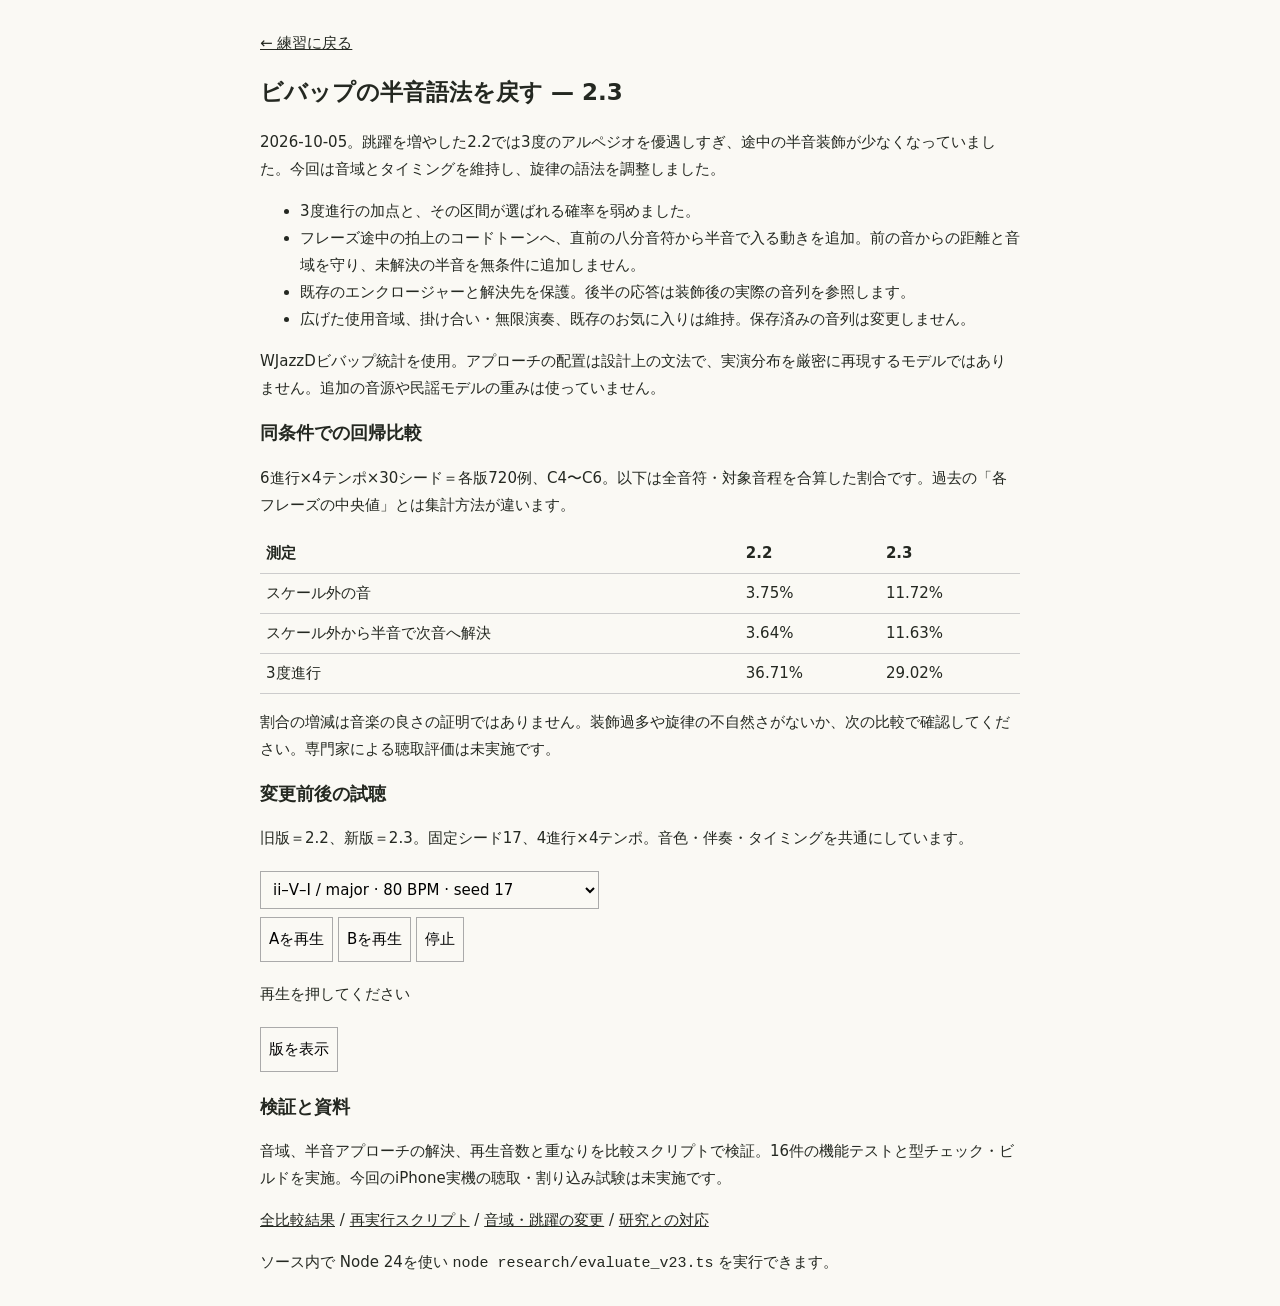
<file: research/review-v23.html>
<!doctype html><html lang="ja"><meta charset="utf-8"><meta name="viewport" content="width=device-width,initial-scale=1"><title>ビバップの半音語法を戻す — 2.3</title><style>body{max-width:760px;margin:30px auto;padding:0 18px;background:#faf9f4;color:#242821;font:15px/1.8 system-ui}h1{font-size:23px}h2{font-size:18px}a{color:inherit}button,select{font:inherit;padding:8px;max-width:100%;background:transparent;border:1px solid #aaa;margin:4px 0}table{border-collapse:collapse;width:100%}td,th{padding:6px;border-bottom:1px solid #ccc;text-align:left}</style><body data-comparison="v23"><a href="../">← 練習に戻る</a><h1>ビバップの半音語法を戻す — 2.3</h1><p>2026-10-05。跳躍を増やした2.2では3度のアルペジオを優遇しすぎ、途中の半音装飾が少なくなっていました。今回は音域とタイミングを維持し、旋律の語法を調整しました。</p><ul><li>3度進行の加点と、その区間が選ばれる確率を弱めました。</li><li>フレーズ途中の拍上のコードトーンへ、直前の八分音符から半音で入る動きを追加。前の音からの距離と音域を守り、未解決の半音を無条件に追加しません。</li><li>既存のエンクロージャーと解決先を保護。後半の応答は装飾後の実際の音列を参照します。</li><li>広げた使用音域、掛け合い・無限演奏、既存のお気に入りは維持。保存済みの音列は変更しません。</li></ul><p>WJazzDビバップ統計を使用。アプローチの配置は設計上の文法で、実演分布を厳密に再現するモデルではありません。追加の音源や民謡モデルの重みは使っていません。</p><h2>同条件での回帰比較</h2><p>6進行×4テンポ×30シード＝各版720例、C4〜C6。以下は全音符・対象音程を合算した割合です。過去の「各フレーズの中央値」とは集計方法が違います。</p><table><tr><th>測定</th><th>2.2</th><th>2.3</th></tr><tr><td>スケール外の音</td><td>3.75%</td><td>11.72%</td></tr><tr><td>スケール外から半音で次音へ解決</td><td>3.64%</td><td>11.63%</td></tr><tr><td>3度進行</td><td>36.71%</td><td>29.02%</td></tr></table><p>割合の増減は音楽の良さの証明ではありません。装飾過多や旋律の不自然さがないか、次の比較で確認してください。専門家による聴取評価は未実施です。</p><h2>変更前後の試聴</h2><p>旧版＝2.2、新版＝2.3。固定シード17、4進行×4テンポ。音色・伴奏・タイミングを共通にしています。</p><select id="example" aria-label="比較例"></select><div><button id="A">Aを再生</button> <button id="B">Bを再生</button> <button id="stop">停止</button></div><p id="result" role="status">再生を押してください</p><button id="reveal">版を表示</button><span id="answer"></span><h2>検証と資料</h2><p>音域、半音アプローチの解決、再生音数と重なりを比較スクリプトで検証。16件の機能テストと型チェック・ビルドを実施。今回のiPhone実機の聴取・割り込み試験は未実施です。</p><p><a href="evaluation-v23.json">全比較結果</a> / <a href="evaluate_v23.ts">再実行スクリプト</a> / <a href="review-v22.html">音域・跳躍の変更</a> / <a href="review-v21.html">研究との対応</a></p><p>ソース内で Node 24を使い <code>node research/evaluate_v23.ts</code> を実行できます。</p><script type="module" src="listen-v2.js"></script></body></html>
</file>
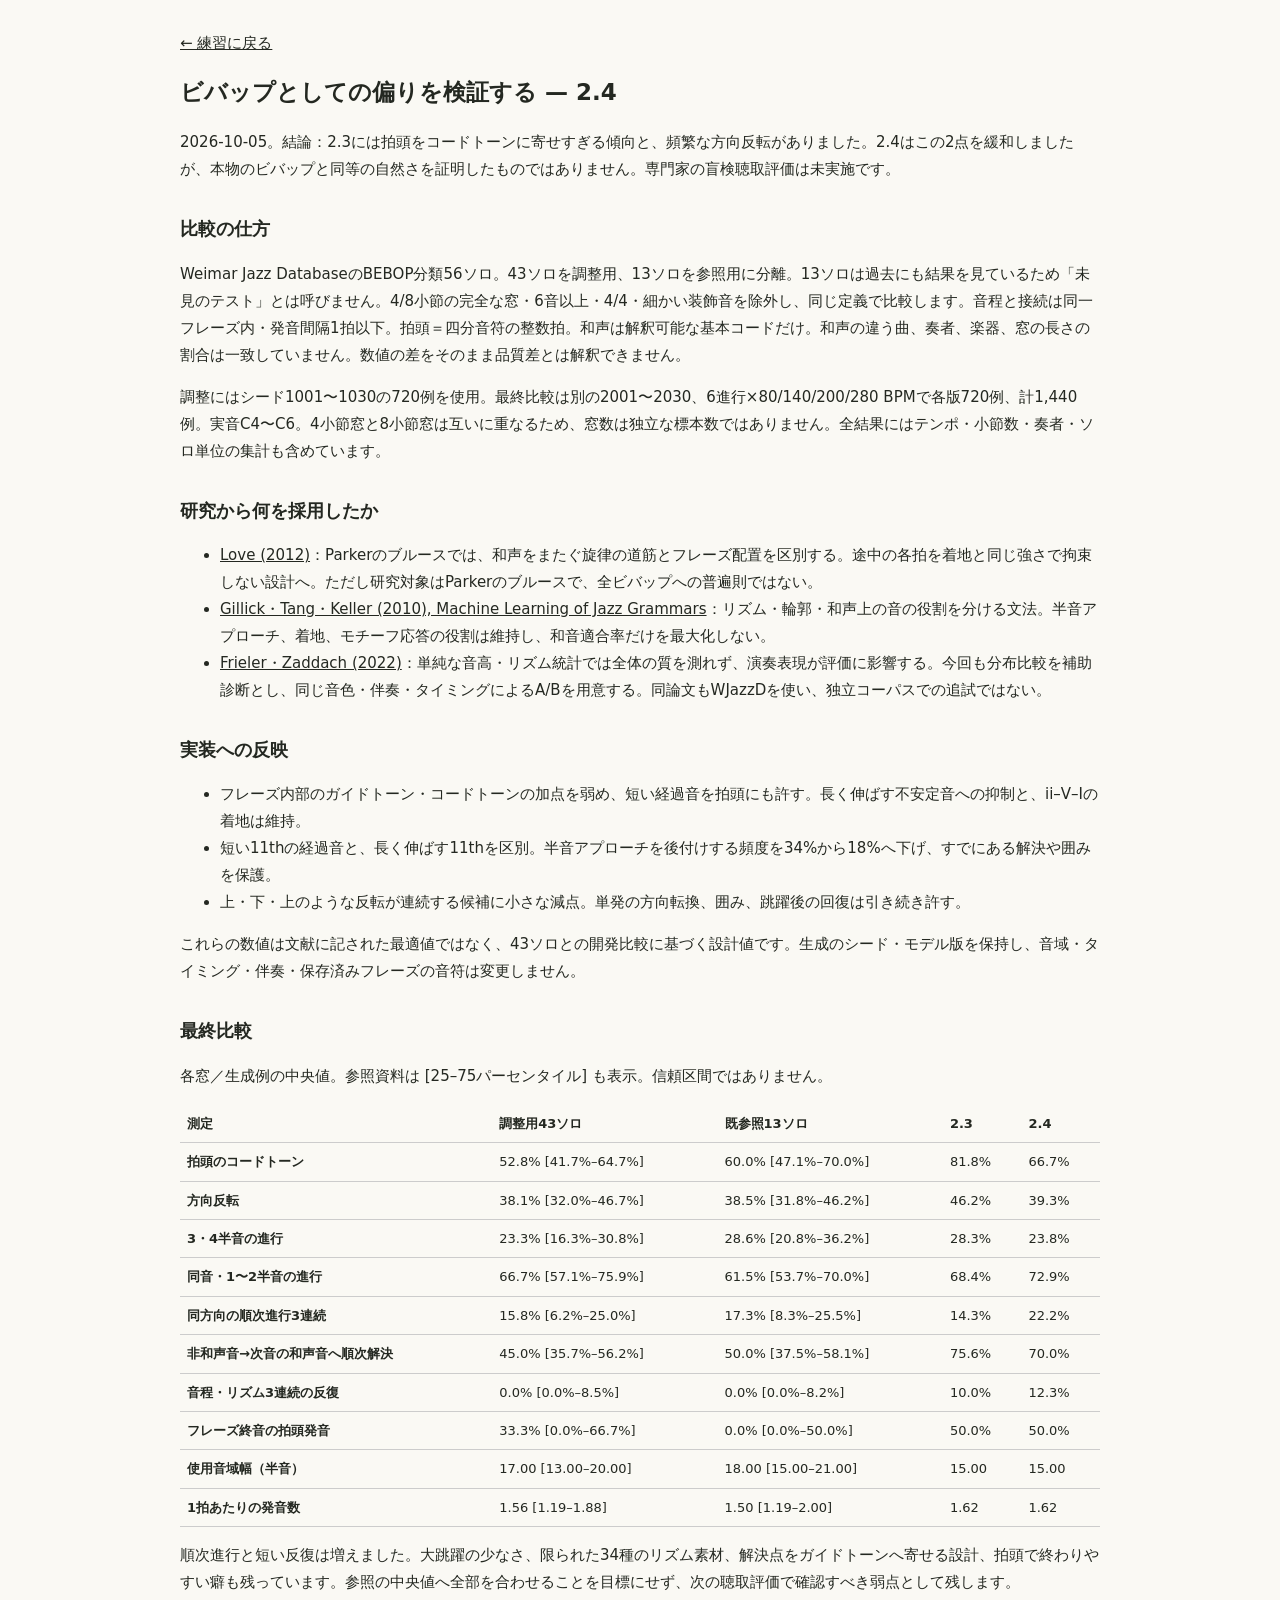
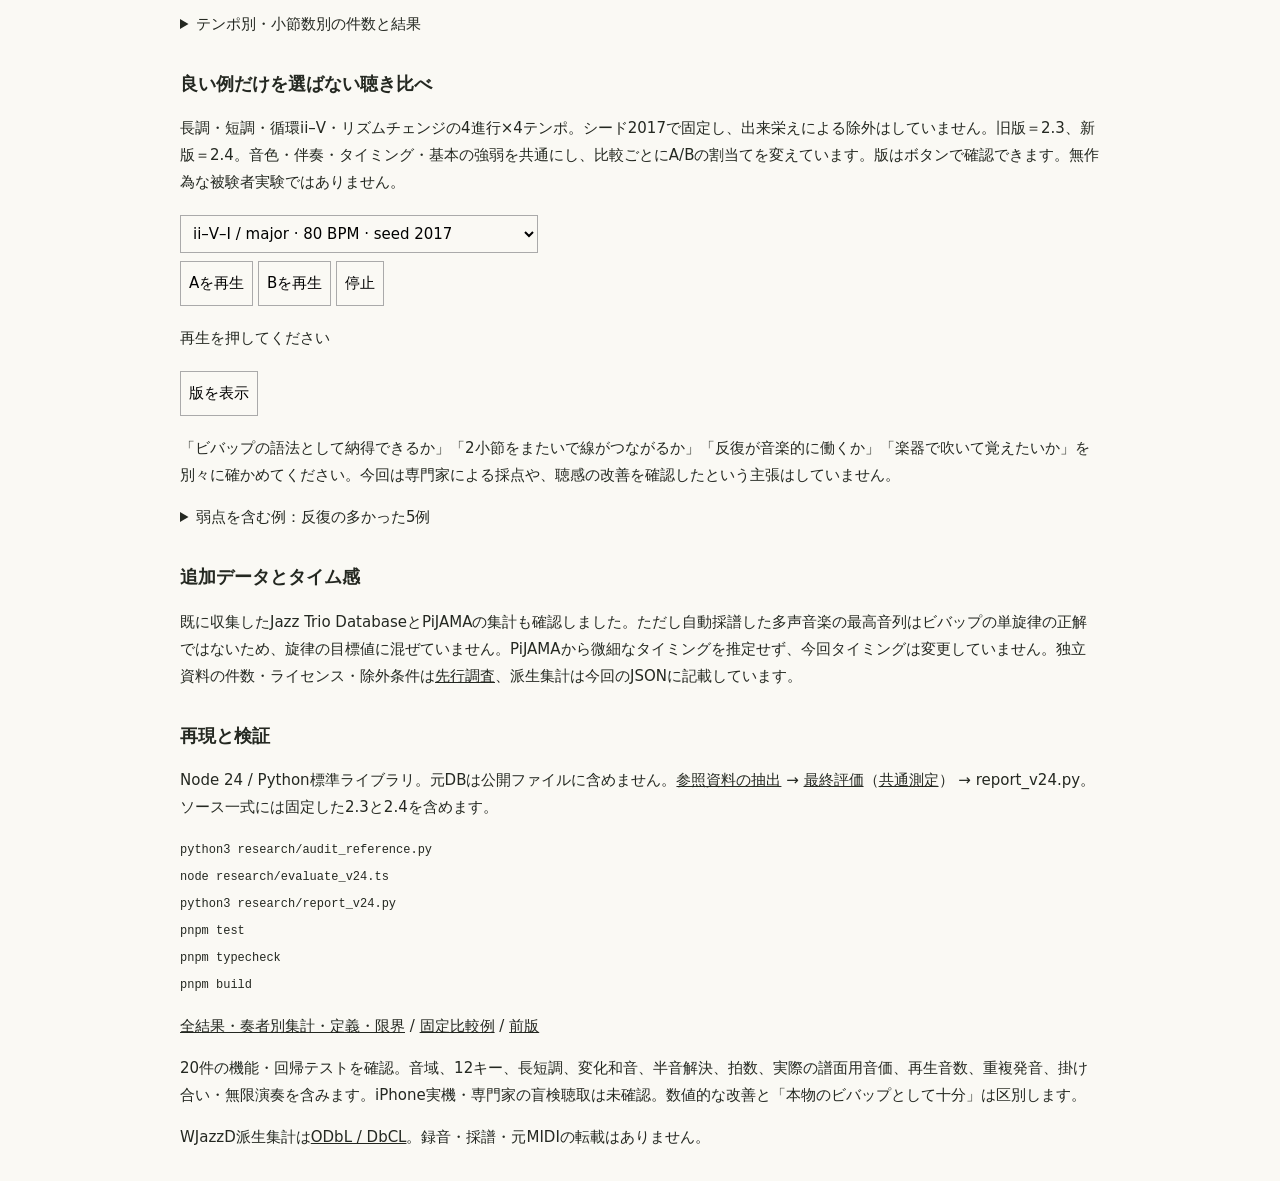
<file: research/review-v24.html>
<!doctype html><html lang="ja"><meta charset="utf-8"><meta name="viewport" content="width=device-width,initial-scale=1"><title>ビバップ生成の厳格検証 — 2.4</title><style>body{max-width:920px;margin:30px auto;padding:0 18px;background:#faf9f4;color:#242821;font:15px/1.8 system-ui}h1{font-size:23px}h2{font-size:18px;margin-top:30px}a{color:inherit}button,select{font:inherit;padding:8px;max-width:100%;background:transparent;border:1px solid #aaa;margin:4px 0}td,th{padding:7px;text-align:left;border-bottom:1px solid #ccc}table{border-collapse:collapse;font-size:13px;width:100%}.scroll{overflow-x:auto}code{font-size:12px}summary{cursor:pointer}</style><body data-comparison="v24"><a href="../">← 練習に戻る</a><h1>ビバップとしての偏りを検証する — 2.4</h1><p>2026-10-05。結論：2.3には拍頭をコードトーンに寄せすぎる傾向と、頻繁な方向反転がありました。2.4はこの2点を緩和しましたが、本物のビバップと同等の自然さを証明したものではありません。専門家の盲検聴取評価は未実施です。</p>
<h2>比較の仕方</h2><p>Weimar Jazz DatabaseのBEBOP分類56ソロ。43ソロを調整用、13ソロを参照用に分離。13ソロは過去にも結果を見ているため「未見のテスト」とは呼びません。4/8小節の完全な窓・6音以上・4/4・細かい装飾音を除外し、同じ定義で比較します。音程と接続は同一フレーズ内・発音間隔1拍以下。拍頭＝四分音符の整数拍。和声は解釈可能な基本コードだけ。和声の違う曲、奏者、楽器、窓の長さの割合は一致していません。数値の差をそのまま品質差とは解釈できません。</p><p>調整にはシード1001〜1030の720例を使用。最終比較は別の2001〜2030、6進行×80/140/200/280 BPMで各版720例、計1,440例。実音C4〜C6。4小節窓と8小節窓は互いに重なるため、窓数は独立な標本数ではありません。全結果にはテンポ・小節数・奏者・ソロ単位の集計も含めています。</p>
<h2>研究から何を採用したか</h2><ul><li><a href="https://mtosmt.org/issues/mto.12.18.3/mto.12.18.3.love.html">Love (2012)</a>：Parkerのブルースでは、和声をまたぐ旋律の道筋とフレーズ配置を区別する。途中の各拍を着地と同じ強さで拘束しない設計へ。ただし研究対象はParkerのブルースで、全ビバップへの普遍則ではない。</li><li><a href="https://ai.stanford.edu/~kdtang/papers/cmj10-jazzgrammar.pdf">Gillick・Tang・Keller (2010), Machine Learning of Jazz Grammars</a>：リズム・輪郭・和声上の音の役割を分ける文法。半音アプローチ、着地、モチーフ応答の役割は維持し、和音適合率だけを最大化しない。</li><li><a href="https://transactions.ismir.net/articles/10.5334/tismir.87">Frieler・Zaddach (2022)</a>：単純な音高・リズム統計では全体の質を測れず、演奏表現が評価に影響する。今回も分布比較を補助診断とし、同じ音色・伴奏・タイミングによるA/Bを用意する。同論文もWJazzDを使い、独立コーパスでの追試ではない。</li></ul>
<h2>実装への反映</h2><ul><li>フレーズ内部のガイドトーン・コードトーンの加点を弱め、短い経過音を拍頭にも許す。長く伸ばす不安定音への抑制と、ii–V–Iの着地は維持。</li><li>短い11thの経過音と、長く伸ばす11thを区別。半音アプローチを後付けする頻度を34%から18%へ下げ、すでにある解決や囲みを保護。</li><li>上・下・上のような反転が連続する候補に小さな減点。単発の方向転換、囲み、跳躍後の回復は引き続き許す。</li></ul><p>これらの数値は文献に記された最適値ではなく、43ソロとの開発比較に基づく設計値です。生成のシード・モデル版を保持し、音域・タイミング・伴奏・保存済みフレーズの音符は変更しません。</p>
<h2>最終比較</h2><p>各窓／生成例の中央値。参照資料は [25–75パーセンタイル] も表示。信頼区間ではありません。</p><div class="scroll"><table><tr><th>測定</th><th>調整用43ソロ</th><th>既参照13ソロ</th><th>2.3</th><th>2.4</th></tr><tr><th>拍頭のコードトーン</th><td>52.8% [41.7%–64.7%]</td><td>60.0% [47.1%–70.0%]</td><td>81.8%</td><td>66.7%</td></tr><tr><th>方向反転</th><td>38.1% [32.0%–46.7%]</td><td>38.5% [31.8%–46.2%]</td><td>46.2%</td><td>39.3%</td></tr><tr><th>3・4半音の進行</th><td>23.3% [16.3%–30.8%]</td><td>28.6% [20.8%–36.2%]</td><td>28.3%</td><td>23.8%</td></tr><tr><th>同音・1〜2半音の進行</th><td>66.7% [57.1%–75.9%]</td><td>61.5% [53.7%–70.0%]</td><td>68.4%</td><td>72.9%</td></tr><tr><th>同方向の順次進行3連続</th><td>15.8% [6.2%–25.0%]</td><td>17.3% [8.3%–25.5%]</td><td>14.3%</td><td>22.2%</td></tr><tr><th>非和声音→次音の和声音へ順次解決</th><td>45.0% [35.7%–56.2%]</td><td>50.0% [37.5%–58.1%]</td><td>75.6%</td><td>70.0%</td></tr><tr><th>音程・リズム3連続の反復</th><td>0.0% [0.0%–8.5%]</td><td>0.0% [0.0%–8.2%]</td><td>10.0%</td><td>12.3%</td></tr><tr><th>フレーズ終音の拍頭発音</th><td>33.3% [0.0%–66.7%]</td><td>0.0% [0.0%–50.0%]</td><td>50.0%</td><td>50.0%</td></tr><tr><th>使用音域幅（半音）</th><td>17.00 [13.00–20.00]</td><td>18.00 [15.00–21.00]</td><td>15.00</td><td>15.00</td></tr><tr><th>1拍あたりの発音数</th><td>1.56 [1.19–1.88]</td><td>1.50 [1.19–2.00]</td><td>1.62</td><td>1.62</td></tr></table></div>
<p>順次進行と短い反復は増えました。大跳躍の少なさ、限られた34種のリズム素材、解決点をガイドトーンへ寄せる設計、拍頭で終わりやすい癖も残っています。参照の中央値へ全部を合わせることを目標にせず、次の聴取評価で確認すべき弱点として残します。</p>
<details><summary>テンポ別・小節数別の件数と結果</summary><p>train＝調整用、reference＝既参照13ソロ。各帯域の奏者数・全指標・ばらつきはJSON参照。低速はバラードも含み、テンポだけで同じ奏法とはみなしません。</p><div class="scroll"><table><tr><th>資料</th><th>小節</th><th>BPM帯</th><th>窓／例</th><th>ソロ</th><th>拍頭コード音</th><th>方向反転</th></tr><tr><td>train</td><td>4</td><td>60–109</td><td>41</td><td>6</td><td>50.0%</td><td>40.5%</td></tr><tr><td>train</td><td>4</td><td>110–169</td><td>123</td><td>12</td><td>50.0%</td><td>40.0%</td></tr><tr><td>train</td><td>4</td><td>170–239</td><td>224</td><td>18</td><td>54.5%</td><td>36.8%</td></tr><tr><td>train</td><td>4</td><td>240–320</td><td>147</td><td>7</td><td>50.0%</td><td>40.0%</td></tr><tr><td>train</td><td>8</td><td>60–109</td><td>19</td><td>6</td><td>53.3%</td><td>38.4%</td></tr><tr><td>train</td><td>8</td><td>110–169</td><td>58</td><td>12</td><td>51.1%</td><td>38.7%</td></tr><tr><td>train</td><td>8</td><td>170–239</td><td>106</td><td>18</td><td>53.1%</td><td>37.3%</td></tr><tr><td>train</td><td>8</td><td>240–320</td><td>71</td><td>7</td><td>52.0%</td><td>39.5%</td></tr><tr><td>reference</td><td>4</td><td>60–109</td><td>19</td><td>3</td><td>60.0%</td><td>35.6%</td></tr><tr><td>reference</td><td>4</td><td>110–169</td><td>18</td><td>3</td><td>61.3%</td><td>42.4%</td></tr><tr><td>reference</td><td>4</td><td>170–239</td><td>41</td><td>4</td><td>60.0%</td><td>38.1%</td></tr><tr><td>reference</td><td>4</td><td>240–320</td><td>43</td><td>3</td><td>66.7%</td><td>36.6%</td></tr><tr><td>reference</td><td>8</td><td>60–109</td><td>9</td><td>3</td><td>53.3%</td><td>40.7%</td></tr><tr><td>reference</td><td>8</td><td>110–169</td><td>8</td><td>3</td><td>54.2%</td><td>41.9%</td></tr><tr><td>reference</td><td>8</td><td>170–239</td><td>19</td><td>4</td><td>56.5%</td><td>39.5%</td></tr><tr><td>reference</td><td>8</td><td>240–320</td><td>21</td><td>3</td><td>66.7%</td><td>37.2%</td></tr><tr><td>v23</td><td>4</td><td>60–109</td><td>120</td><td>—</td><td>81.8%</td><td>44.4%</td></tr><tr><td>v23</td><td>4</td><td>110–169</td><td>120</td><td>—</td><td>80.9%</td><td>47.4%</td></tr><tr><td>v23</td><td>4</td><td>170–239</td><td>120</td><td>—</td><td>80.9%</td><td>47.4%</td></tr><tr><td>v23</td><td>4</td><td>240–320</td><td>120</td><td>—</td><td>81.8%</td><td>45.2%</td></tr><tr><td>v23</td><td>8</td><td>60–109</td><td>60</td><td>—</td><td>80.4%</td><td>47.2%</td></tr><tr><td>v23</td><td>8</td><td>110–169</td><td>60</td><td>—</td><td>82.8%</td><td>45.5%</td></tr><tr><td>v23</td><td>8</td><td>170–239</td><td>60</td><td>—</td><td>82.8%</td><td>45.5%</td></tr><tr><td>v23</td><td>8</td><td>240–320</td><td>60</td><td>—</td><td>81.5%</td><td>47.2%</td></tr><tr><td>v24</td><td>4</td><td>60–109</td><td>120</td><td>—</td><td>69.2%</td><td>37.5%</td></tr><tr><td>v24</td><td>4</td><td>110–169</td><td>120</td><td>—</td><td>66.7%</td><td>40.0%</td></tr><tr><td>v24</td><td>4</td><td>170–239</td><td>120</td><td>—</td><td>66.7%</td><td>40.0%</td></tr><tr><td>v24</td><td>4</td><td>240–320</td><td>120</td><td>—</td><td>66.7%</td><td>39.0%</td></tr><tr><td>v24</td><td>8</td><td>60–109</td><td>60</td><td>—</td><td>67.9%</td><td>38.9%</td></tr><tr><td>v24</td><td>8</td><td>110–169</td><td>60</td><td>—</td><td>68.0%</td><td>39.4%</td></tr><tr><td>v24</td><td>8</td><td>170–239</td><td>60</td><td>—</td><td>68.0%</td><td>39.4%</td></tr><tr><td>v24</td><td>8</td><td>240–320</td><td>60</td><td>—</td><td>65.4%</td><td>41.0%</td></tr></table></div></details>
<h2>良い例だけを選ばない聴き比べ</h2><p>長調・短調・循環ii–V・リズムチェンジの4進行×4テンポ。シード2017で固定し、出来栄えによる除外はしていません。旧版＝2.3、新版＝2.4。音色・伴奏・タイミング・基本の強弱を共通にし、比較ごとにA/Bの割当てを変えています。版はボタンで確認できます。無作為な被験者実験ではありません。</p><select id="example" aria-label="進行とテンポ"></select><div><button id="A">Aを再生</button> <button id="B">Bを再生</button> <button id="stop">停止</button></div><p id="result" role="status">再生を押してください</p><button id="reveal">版を表示</button><span id="answer"></span><p>「ビバップの語法として納得できるか」「2小節をまたいで線がつながるか」「反復が音楽的に働くか」「楽器で吹いて覚えたいか」を別々に確かめてください。今回は専門家による採点や、聴感の改善を確認したという主張はしていません。</p>
<details><summary>弱点を含む例：反復の多かった5例</summary><p>3連続の音程・発音間隔が同一窓内で複数回現れた割合の上位。低品質ランキングではなく、機械的反復の点検候補。進行番号は0＝長調ii–V–I、1＝短調、2＝turnaround、3＝ii–V cycle、4＝blues、5＝rhythm changes。メイン画面の研究シートからシードを指定できます。</p><table><tr><th>進行</th><th>BPM</th><th>シード</th><th>反復割合</th></tr><tr><td>1</td><td>140</td><td>2001</td><td>61.5%</td></tr><tr><td>1</td><td>200</td><td>2001</td><td>61.5%</td></tr><tr><td>4</td><td>80</td><td>2019</td><td>61.5%</td></tr><tr><td>4</td><td>140</td><td>2006</td><td>58.8%</td></tr><tr><td>4</td><td>200</td><td>2006</td><td>58.8%</td></tr></table></details>
<h2>追加データとタイム感</h2><p>既に収集したJazz Trio DatabaseとPiJAMAの集計も確認しました。ただし自動採譜した多声音楽の最高音列はビバップの単旋律の正解ではないため、旋律の目標値に混ぜていません。PiJAMAから微細なタイミングを推定せず、今回タイミングは変更していません。独立資料の件数・ライセンス・除外条件は<a href="review-v2.html">先行調査</a>、派生集計は今回のJSONに記載しています。</p>
<h2>再現と検証</h2><p>Node 24 / Python標準ライブラリ。元DBは公開ファイルに含めません。<a href="audit_reference.py">参照資料の抽出</a> → <a href="evaluate_v24.ts">最終評価</a>（<a href="audit_metrics.ts">共通測定</a>） → report_v24.py。ソース一式には固定した2.3と2.4を含めます。</p><pre><code>python3 research/audit_reference.py
node research/evaluate_v24.ts
python3 research/report_v24.py
pnpm test
pnpm typecheck
pnpm build</code></pre><p><a href="evaluation-v24.json">全結果・奏者別集計・定義・限界</a> / <a href="comparison-v24.json">固定比較例</a> / <a href="review-v23.html">前版</a></p><p>20件の機能・回帰テストを確認。音域、12キー、長短調、変化和音、半音解決、拍数、実際の譜面用音価、再生音数、重複発音、掛け合い・無限演奏を含みます。iPhone実機・専門家の盲検聴取は未確認。数値的な改善と「本物のビバップとして十分」は区別します。</p><p>WJazzD派生集計は<a href="NOTICE.txt">ODbL / DbCL</a>。録音・採譜・元MIDIの転載はありません。</p><script type="module" src="listen-v2.js"></script></body></html>
</file>
<file: app.css>
:root{color-scheme:light;--bg:#f7f8fa;--ink:#202630;--muted:#687180;--line:#d0d5dd;--blue:#315bb6;font:16px/1.5 -apple-system,BlinkMacSystemFont,"Helvetica Neue",sans-serif}*{box-sizing:border-box}body{margin:0;background:var(--bg);color:var(--ink)}button,input,select,textarea{font:inherit;color:inherit}button{cursor:pointer;touch-action:manipulation;border:1px solid var(--line);background:transparent;min-height:44px;padding:8px 14px;border-radius:2px}button:hover{background:#e9edf4}button:active{background:#dce4f3}button:disabled{opacity:.3;cursor:default}button:focus-visible,a:focus-visible,select:focus-visible,input:focus-visible,textarea:focus-visible{outline:2px solid var(--blue);outline-offset:3px}button,input,select,textarea{-webkit-tap-highlight-color:transparent}input,select,textarea{border:1px solid var(--line);background:transparent;border-radius:2px}select{min-height:44px;font-size:14px;padding:6px 26px 6px 8px;max-width:100%}small{font-size:12px;color:var(--muted)}a{color:var(--blue);text-underline-offset:4px}#app{width:min(100%,520px);height:100dvh;min-height:650px;margin:auto;padding:max(16px,env(safe-area-inset-top)) max(20px,env(safe-area-inset-right)) max(12px,env(safe-area-inset-bottom)) max(20px,env(safe-area-inset-left));display:flex;flex-direction:column}header{display:flex;justify-content:space-between;align-items:center;margin-bottom:24px}header>div{display:flex;gap:12px;align-items:baseline}h1{font:500 23px/1 ui-monospace,SFMono-Regular,Menlo,monospace;letter-spacing:.06em;margin:0}.title-dot{color:var(--blue)}.subtitle{font:12px ui-monospace,monospace;letter-spacing:.04em;color:var(--muted)}.text-button{border:0;padding:4px 0;min-height:36px;font-size:13px;text-decoration:underline;text-underline-offset:4px}.entry-heading{display:flex;justify-content:space-between;align-items:center;gap:10px;margin-bottom:8px}.entry-heading label{font-size:14px;white-space:nowrap}.entry-heading select{font:12px ui-monospace,monospace;max-width:195px;min-height:36px;border:0;border-bottom:1px solid var(--line)}textarea{width:100%;resize:none;padding:10px 11px;font:16px/1.65 ui-monospace,SFMono-Regular,Menlo,monospace;background:#fff;display:block}.input-footer{display:flex;justify-content:space-between;gap:8px;margin-top:7px;font-size:12px;color:var(--muted)}#bar-count{font-family:ui-monospace,monospace}#error,#settings-error{color:#a53435;font-size:14px;margin:8px 0 0}#error:not([hidden]){max-height:56px;overflow:auto}.music{margin-top:23px;flex:1;min-height:310px;display:flex;flex-direction:column;justify-content:center}.score-heading{display:flex;justify-content:space-between;font:12px ui-monospace,monospace;color:var(--muted);margin-bottom:6px}.score-line svg{display:block;overflow:visible}#score{width:100%;min-height:290px}.score-line{width:100%}.score-note.sounding{fill:var(--blue)!important;stroke:var(--blue)!important}.score-note.sounding text,.score-note.sounding path{fill:var(--blue)!important;stroke:var(--blue)!important}.pages{display:flex;align-items:center;justify-content:center;gap:22px;margin-top:0}.pages button{min-height:36px;padding:2px 12px;font-size:13px;border:0}.pages div{font:12px ui-monospace,monospace;color:var(--muted)}footer{padding-top:15px}.tempo-row{display:flex;align-items:center;gap:5px;border-top:1px solid var(--line);padding-top:10px}.tempo-row label{font:12px ui-monospace,monospace;color:var(--muted);margin-right:8px}.tempo-row button{border:0;padding:5px 10px}.tempo-row input{width:54px;font:22px ui-monospace,monospace;text-align:center;border:0;border-bottom:1px solid var(--line);padding:3px 0;min-height:40px;appearance:textfield}.tempo-row input::-webkit-inner-spin-button{appearance:none}#loop{margin-left:auto;font-size:13px;padding:7px 3px}#loop[aria-pressed=true]{color:var(--blue)}.transport{display:grid;grid-template-columns:1fr 1fr;gap:9px;margin-top:10px}.transport button{min-height:49px;font-size:16px}.primary{background:var(--ink);border-color:var(--ink);color:#fff}.primary:hover{background:#394353}.primary:active{background:var(--blue)}.status-row{margin-top:9px;display:flex;justify-content:space-between;gap:8px;min-height:18px;font-size:12px;color:var(--muted)}#status{max-width:57%}.footnote{display:flex;align-items:center;justify-content:space-between;margin-top:7px}.footnote .text-button{font-size:12px;color:var(--muted)}#seed-label{font:11px ui-monospace,monospace;color:var(--muted)}.loading{color:var(--muted);text-align:center;margin-top:100px;font-size:14px}dialog{width:calc(100% - 24px);max-width:480px;max-height:88dvh;padding:22px;border:1px solid var(--line);border-radius:3px;background:var(--bg);color:var(--ink)}dialog::backdrop{background:#20263055}.dialog-heading{display:flex;align-items:center;justify-content:space-between;gap:10px;margin-bottom:24px}.dialog-heading button{font-size:13px;min-height:36px;padding:5px 8px}h2{font-size:19px;font-weight:500;margin:0}h3{font-size:16px;font-weight:500;border-top:1px solid var(--line);padding-top:18px;margin-top:24px}.setting{margin-bottom:18px;display:grid;grid-template-columns:1fr 1.4fr;gap:8px;align-items:center}.setting small{grid-column:1/-1}fieldset{border:0;border-top:1px solid var(--line);padding:16px 0;margin:22px 0 0}legend{font-size:14px;padding:0 10px 0 0}.range-pair{display:flex;align-items:end;gap:12px}.range-pair label{flex:1;font-size:13px}.range-pair select{display:block;width:100%;margin-top:5px}.range-pair+small{display:block;margin-top:10px}.mix-row{display:grid;grid-template-columns:90px 1fr 30px;gap:8px;align-items:center;min-height:44px}.mix-row label{font-size:14px;display:flex;align-items:center;gap:5px}.mix-row input[type=checkbox]{width:17px;height:17px;accent-color:var(--blue)}input[type=range]{width:100%;accent-color:var(--blue)}.mix-row output{font-size:12px;text-align:right}.apply{width:100%;margin-top:10px}dialog p{font-size:14px;line-height:1.8}dialog label{font-size:14px}.seed-row{display:flex;gap:8px;margin:8px 0}.seed-row input{width:45%;padding:8px;font:16px ui-monospace,monospace}.seed-row button{font-size:13px;flex:1}.license{color:var(--muted);font-size:12px!important}#version{font:11px ui-monospace,monospace;overflow-wrap:anywhere}@media(max-height:760px){#app{padding-top:10px}header{margin-bottom:12px}.music{margin-top:12px}footer{padding-top:8px}.footnote{margin-top:0}.score-heading{margin-bottom:0}}@media(min-height:860px){.music{gap:9px}header{margin-bottom:32px}}@media(max-width:380px){#app{padding-left:15px;padding-right:15px}.subtitle{font-size:11px}.entry-heading select{max-width:175px}.status-row{font-size:11px}}@media(prefers-reduced-motion:no-preference){button{transition:background .12s}}@media(min-width:700px){#app{padding-top:30px;padding-bottom:20px}header{margin-bottom:25px}.music{min-height:390px}}@media(max-height:649px){#app{height:auto;min-height:650px}}
/* Compact portrait: preserve note size, remove space below each stave. */
#score{min-height:0}.music{min-height:300px}
@media(max-height:760px){header{margin-bottom:8px}.music{min-height:270px;margin-top:9px}.score-heading{font-size:11px}.pages{gap:18px}.pages button{min-height:30px}footer{padding-top:4px}.tempo-row{padding-top:5px}.transport{margin-top:6px}.status-row{margin-top:6px}.footnote .text-button{min-height:30px}.entry-heading{margin-bottom:5px}textarea{padding-top:7px;padding-bottom:7px}}

/* Whole-phrase practice view: two bars per row, up to four rows. */
#app{min-height:620px;padding-top:10px;padding-bottom:max(8px,env(safe-area-inset-bottom))}header{margin-bottom:6px}.header-actions{gap:15px}.subtitle{display:none}.entry-heading{margin-bottom:2px}.key-row{display:flex;align-items:center;gap:12px;margin-bottom:5px;font-size:13px}.key-row select{min-height:34px;padding:3px 24px 3px 8px;width:78px}.key-row span{font:11px ui-monospace,monospace;color:var(--muted)}textarea{height:54px;padding:5px 8px;font-size:15px;line-height:1.4}.input-footer{font-size:11px;margin-top:4px}.music{min-height:0;margin-top:10px;gap:0;justify-content:center}.score-heading{font-size:11px;margin-bottom:4px;gap:12px}.score-heading #phrase-number{overflow:hidden;text-overflow:ellipsis;white-space:nowrap}.score-heading #notation-label{white-space:nowrap}#score{display:grid;grid-template-columns:repeat(2,minmax(0,1fr));column-gap:8px;row-gap:2px;min-height:0}.score-line{min-width:0;border-radius:2px}.score-line.active-bar{background:#e8eefb}.score-actions{display:flex;align-items:center;justify-content:space-between;margin-top:4px;font:11px ui-monospace,monospace;color:var(--muted)}.score-actions button{min-height:30px;font-size:12px;color:var(--blue)}footer{padding-top:4px}.tempo-row{padding-top:4px}.transport{margin-top:4px}.status-row{margin-top:5px;font-size:11px}.footnote{margin-top:0}.footnote .text-button{min-height:28px}.favorite-row{padding:16px 0;border-top:1px solid var(--line)}.favorite-row>input{width:100%;padding:8px;font-size:16px}.favorite-row p{font:12px/1.7 ui-monospace,monospace;white-space:pre-wrap;overflow-wrap:anywhere;color:var(--muted)}.favorite-actions{display:flex;gap:6px;justify-content:space-between}.favorite-actions button{font-size:13px;padding:5px 10px}#favorites-message{font-size:13px}#favorites-message button{margin-left:8px;font-size:13px}#favorites-retry{font-size:13px}
@media(max-height:700px){#app{padding-top:5px;padding-bottom:5px}header{margin-bottom:0}header .text-button{min-height:30px}.entry-heading select{min-height:30px}.key-row{margin-bottom:3px}.key-row select{min-height:30px}textarea{height:44px;font-size:14px}.music{margin-top:5px}.transport button{min-height:44px}.tempo-row button{min-height:36px}.tempo-row input{min-height:36px}.score-heading{margin-bottom:1px}.score-actions{margin-top:1px}.status-row{font-size:10px}}
@media(min-width:700px){#app{width:min(100%,760px);height:auto;min-height:100dvh}.music{min-height:0;margin:20px 0}#score{row-gap:8px}header{margin-bottom:8px}}

#score{flex-shrink:0}.music{min-height:min-content}.score-actions{flex-shrink:0}

.session-row{display:flex;gap:8px;margin-bottom:6px}.session-row select{min-width:0;font:inherit;padding:5px 7px;background:transparent;border:1px solid #ccd0d6;border-radius:4px}.session-row select:first-child{flex:1}.session-hint{font-size:11px;color:#68707b;margin-bottom:6px}[hidden]{display:none!important}
#harmony-mode{margin-left:auto;width:112px;flex-shrink:0;max-width:112px;font-size:12px}#harmony-note{margin:0 0 4px;line-height:1.4;color:#315bb6}

/* Key picker: compact fifths-order panel for touch screens. */
.key-row{justify-content:space-between}.key-picker-trigger{display:flex;align-items:center;gap:8px;min-height:36px;padding:3px 8px;border-color:var(--line)}.key-picker-trigger>span{font-size:12px;color:var(--muted)}.key-picker-trigger strong{font:18px ui-monospace,monospace;color:var(--blue)}.key-picker-trigger small{font-size:10px;white-space:nowrap}.picker-dialog{width:calc(100% - 28px);max-width:390px;padding:18px}.picker-dialog .dialog-heading{margin-bottom:14px}.picker-dialog .dialog-heading>div{display:grid;gap:5px}.key-options{display:grid;grid-template-columns:repeat(4,minmax(0,1fr));gap:8px}.key-choice{min-height:54px;padding:6px;font:18px ui-monospace,monospace;border-radius:3px}.key-choice[aria-pressed=true]{background:var(--ink);border-color:var(--ink);color:#fff}.key-choice:focus-visible{outline-offset:1px}
</file>
